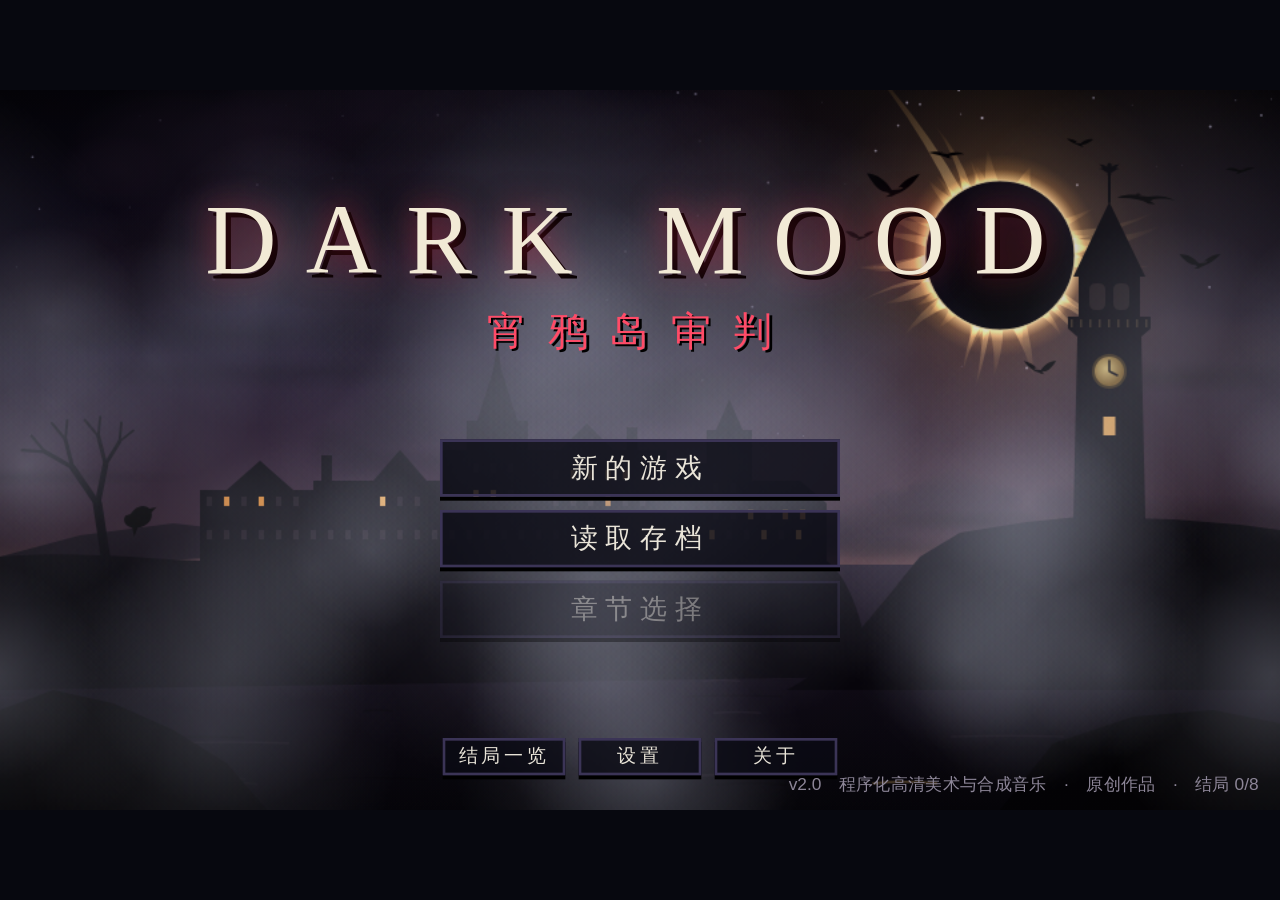
<file: index.html>
<!doctype html>
<html lang="zh-CN">
<head>
<meta charset="utf-8">
<meta name="viewport" content="width=device-width, initial-scale=1, maximum-scale=1, user-scalable=no, viewport-fit=cover">
<meta name="theme-color" content="#07080f">
<meta name="apple-mobile-web-app-capable" content="yes">
<meta name="mobile-web-app-capable" content="yes">
<meta name="apple-mobile-web-app-status-bar-style" content="black">
<title>DARK MOOD：宵鸦岛审判</title>
<link rel="stylesheet" href="css/style.css">
</head>
<body>
<div id="stage">
  <canvas id="screen" width="1920" height="1080"></canvas>
  <div id="ui"></div>
</div>
<noscript><p style="color:#ccc;padding:2em">本游戏需要启用 JavaScript。</p></noscript>

<!-- 本作数据 -->
<script src="js/data/game.js"></script>
<script src="js/data/characters.js"></script>
<script src="js/data/locations.js"></script>
<script src="js/data/endings.js"></script>
<!-- 美术清单（高清 / 经典像素按设置按需加载） -->
<script src="js/hd/manifest.js"></script>
<!-- 引擎 -->
<script src="js/engine/parser.js"></script>
<script src="js/engine/state.js"></script>
<script src="js/engine/core.js"></script>
<script src="js/engine/storage.js"></script>
<script src="js/engine/audio.js"></script>
<script src="js/engine/render.js"></script>
<script src="js/engine/ui.js"></script>
<script src="js/engine/interp.js"></script>
<script src="js/engine/explore.js"></script>
<script src="js/engine/games.js"></script>
<script src="js/engine/menus.js"></script>
<!-- 自由时间事件（章节剧本按需加载） -->
<script src="js/data/freetime.js"></script>
<script src="js/main.js"></script>
</body>
</html>
</file>
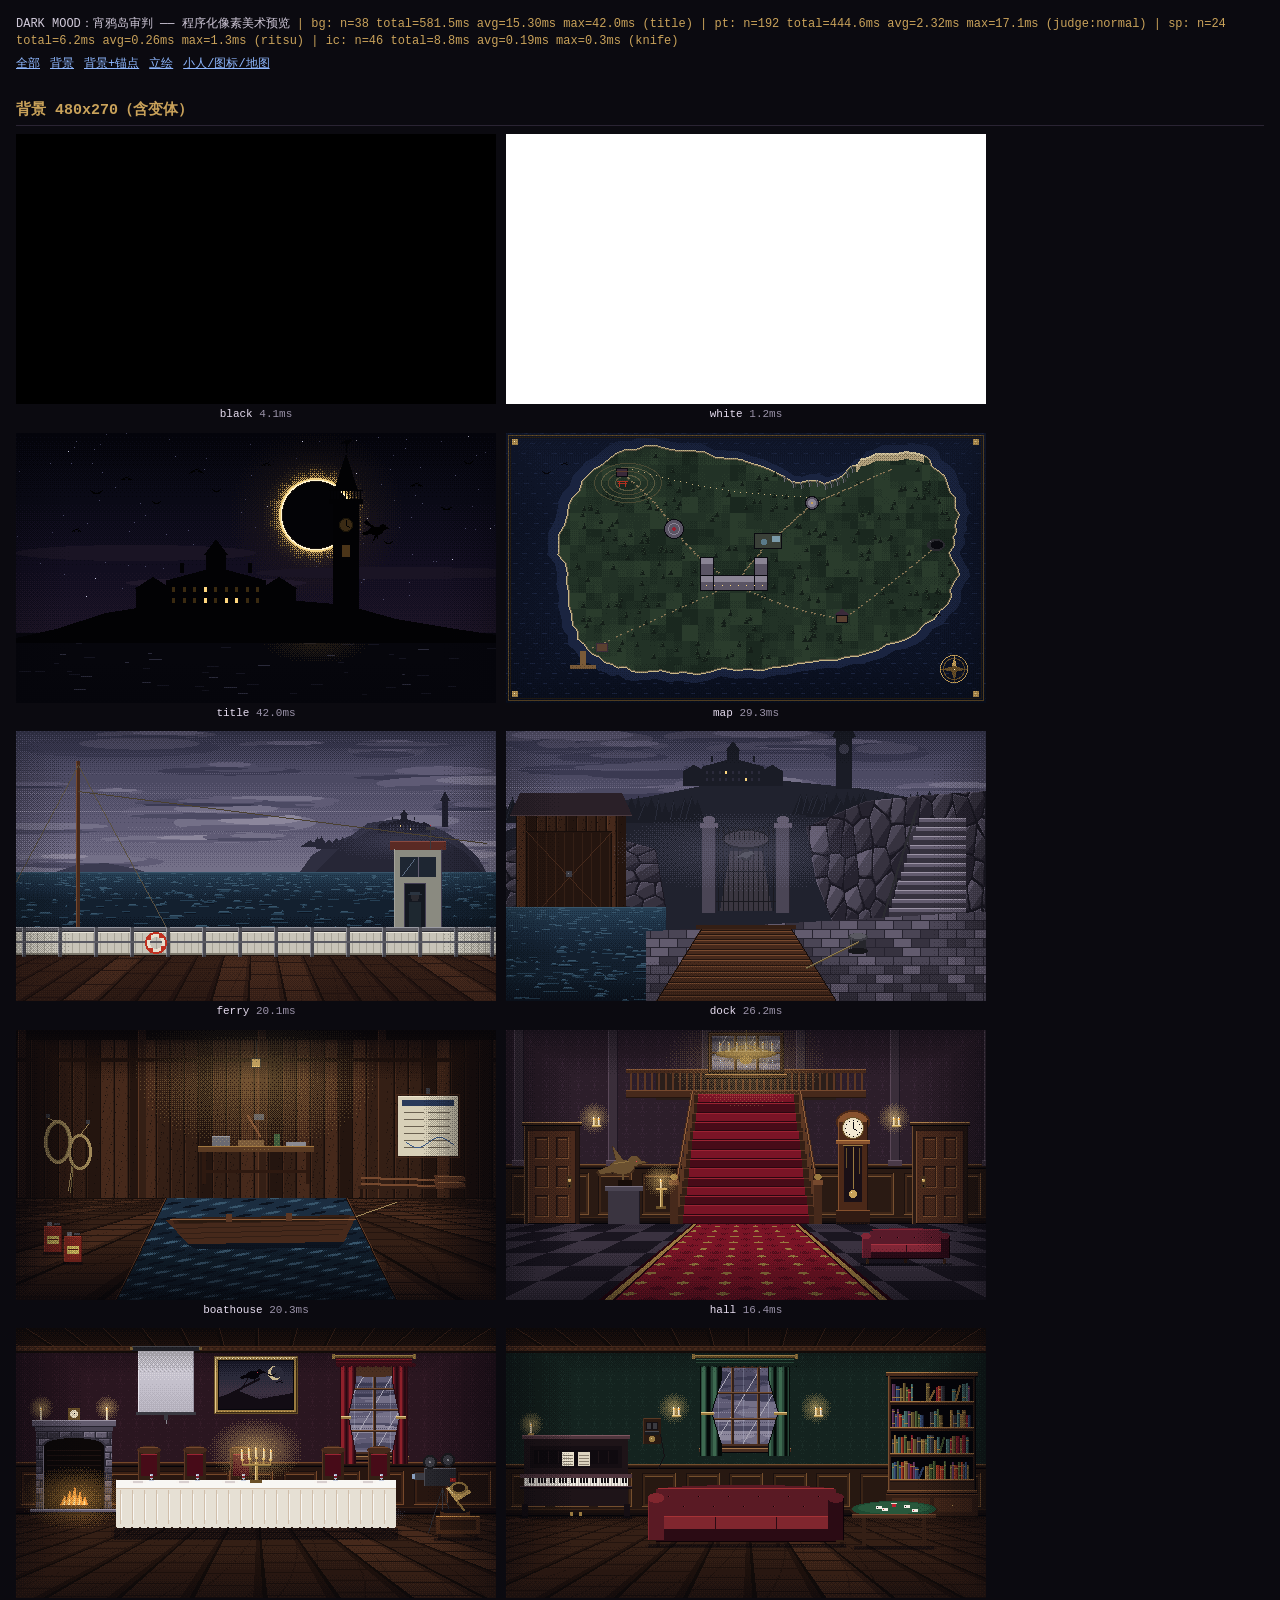
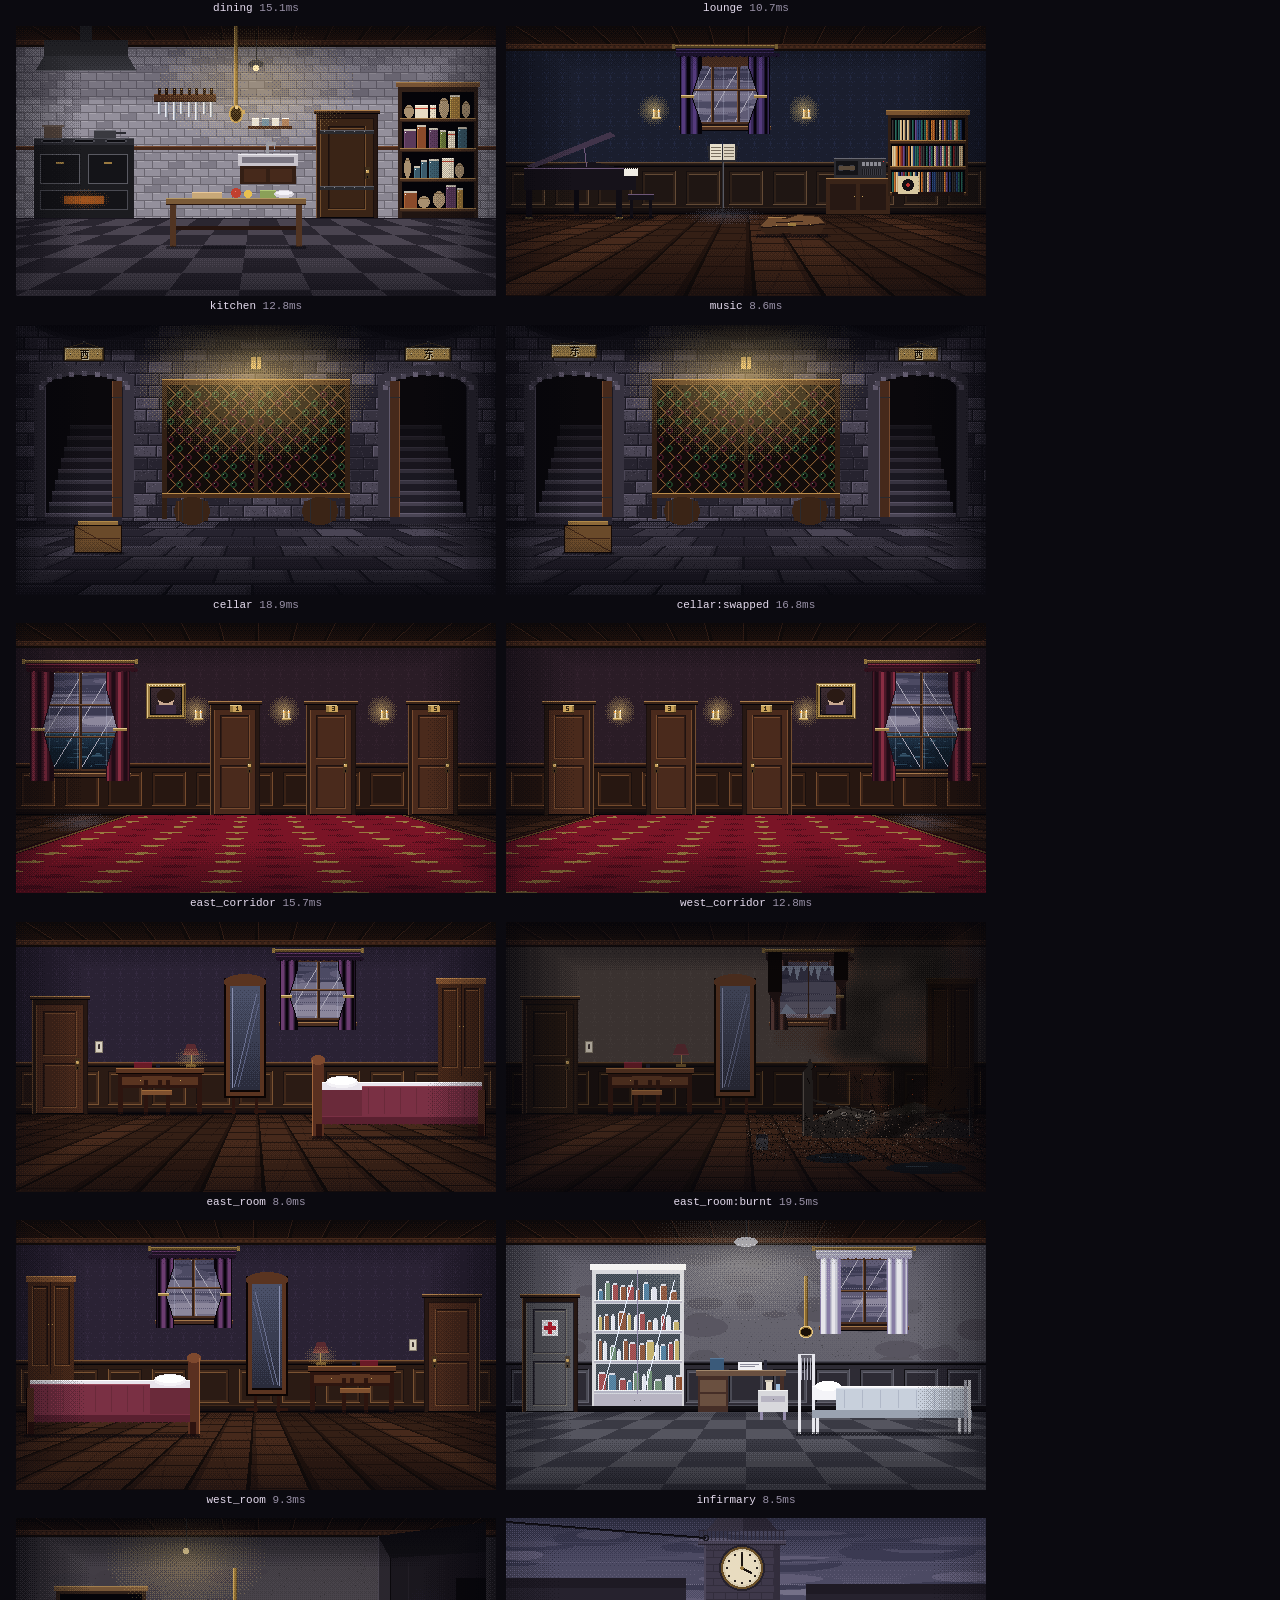
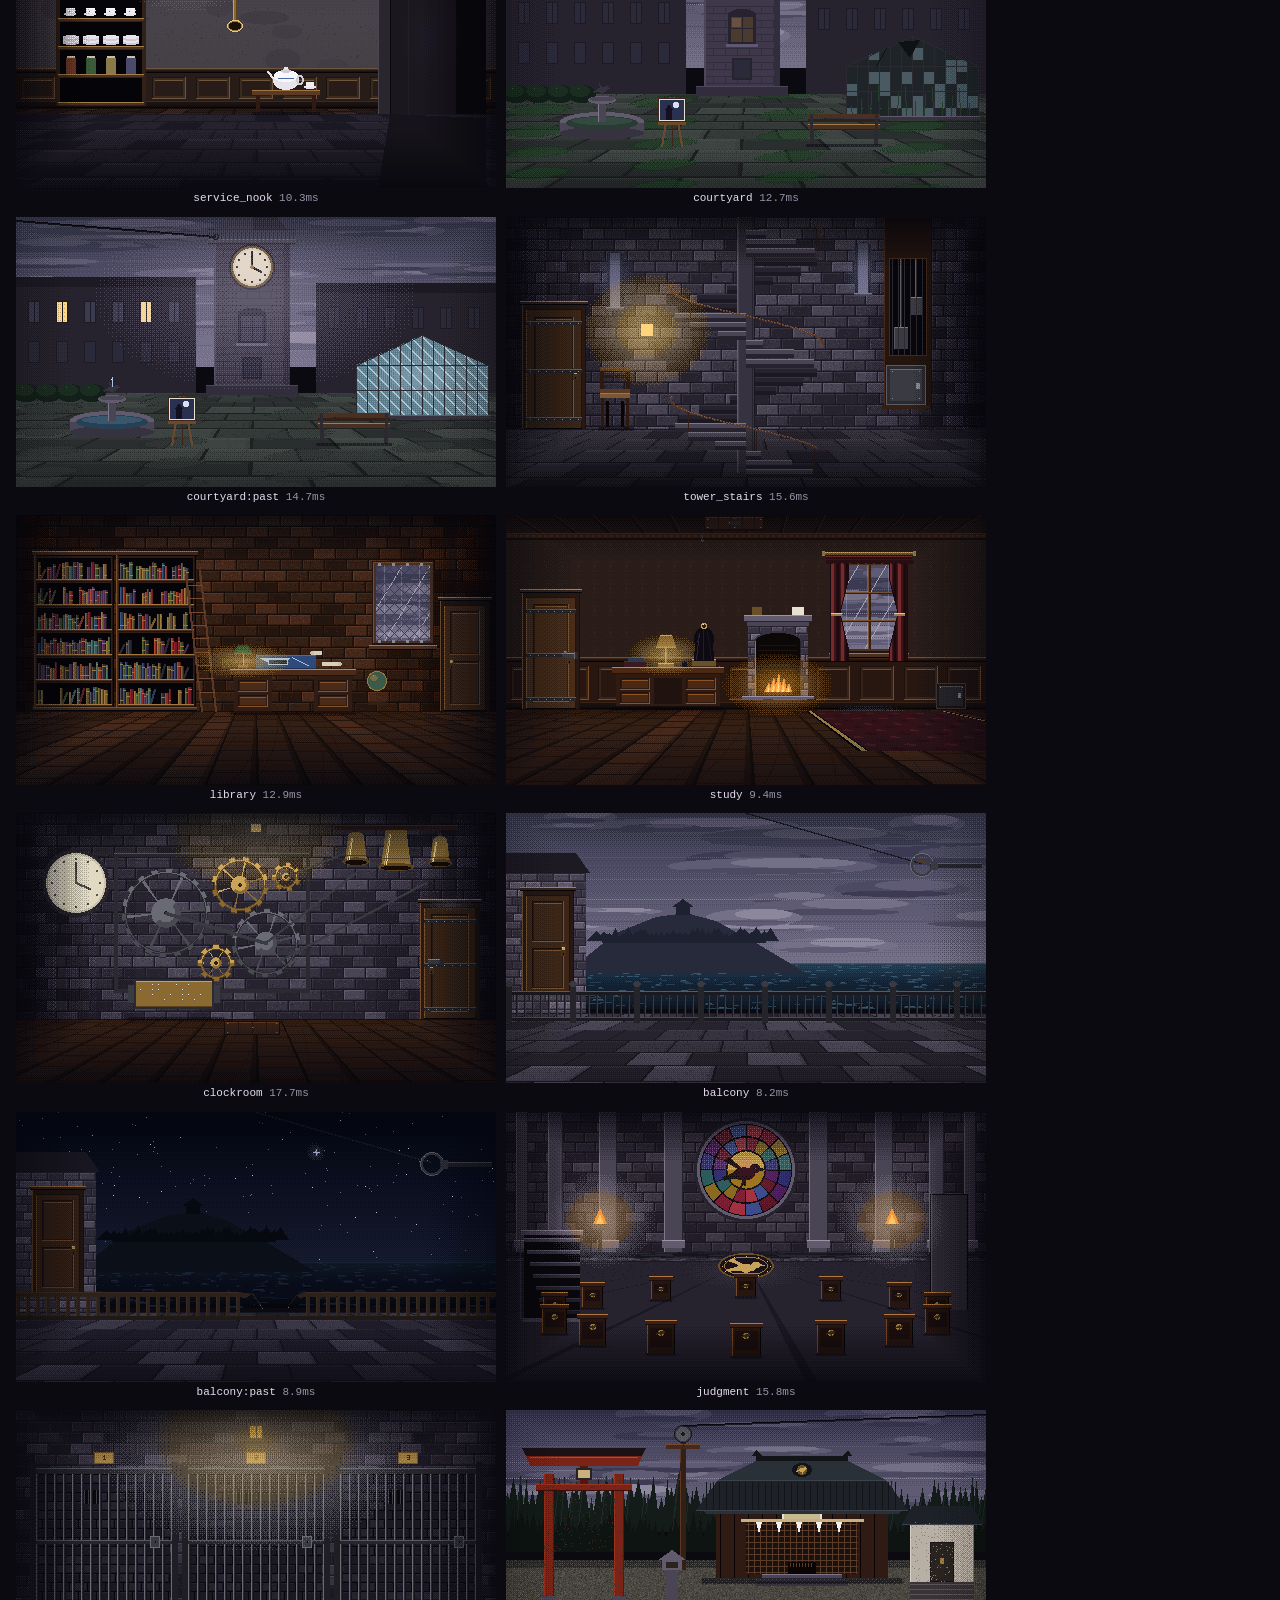
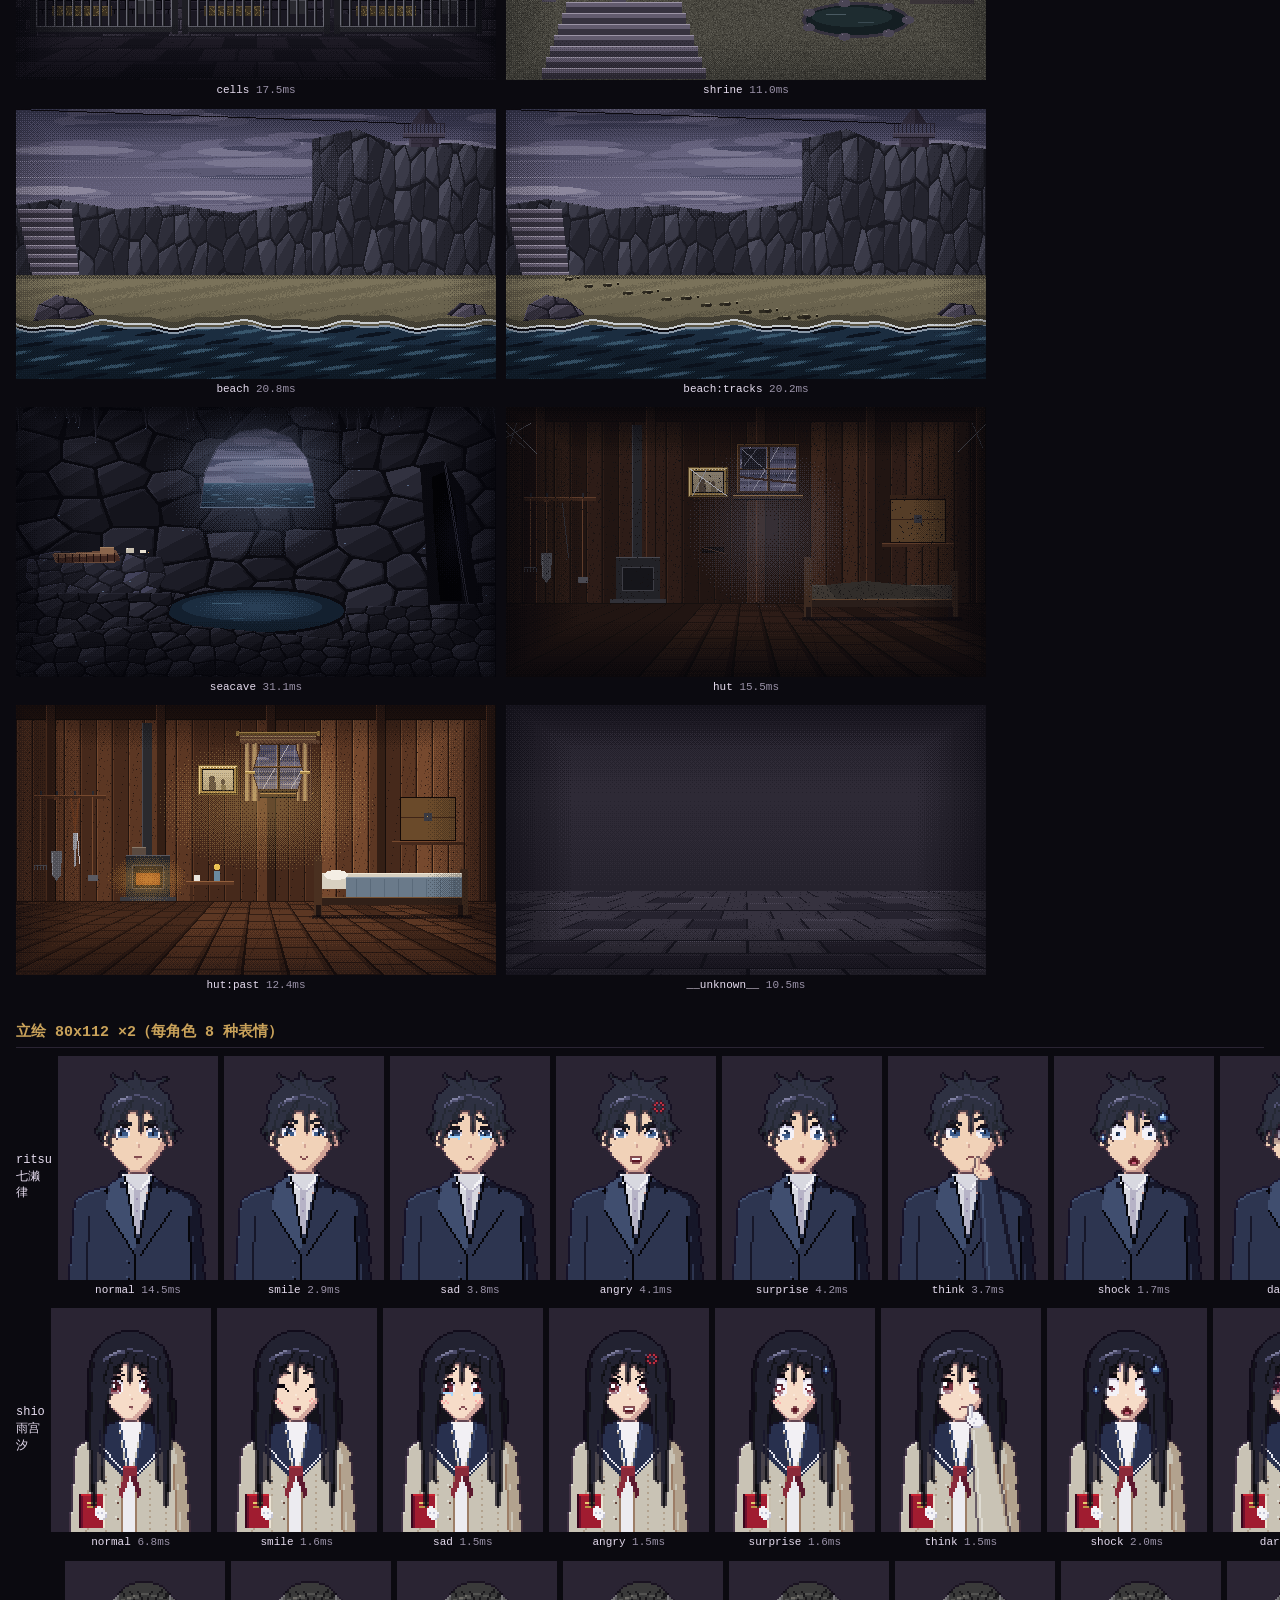
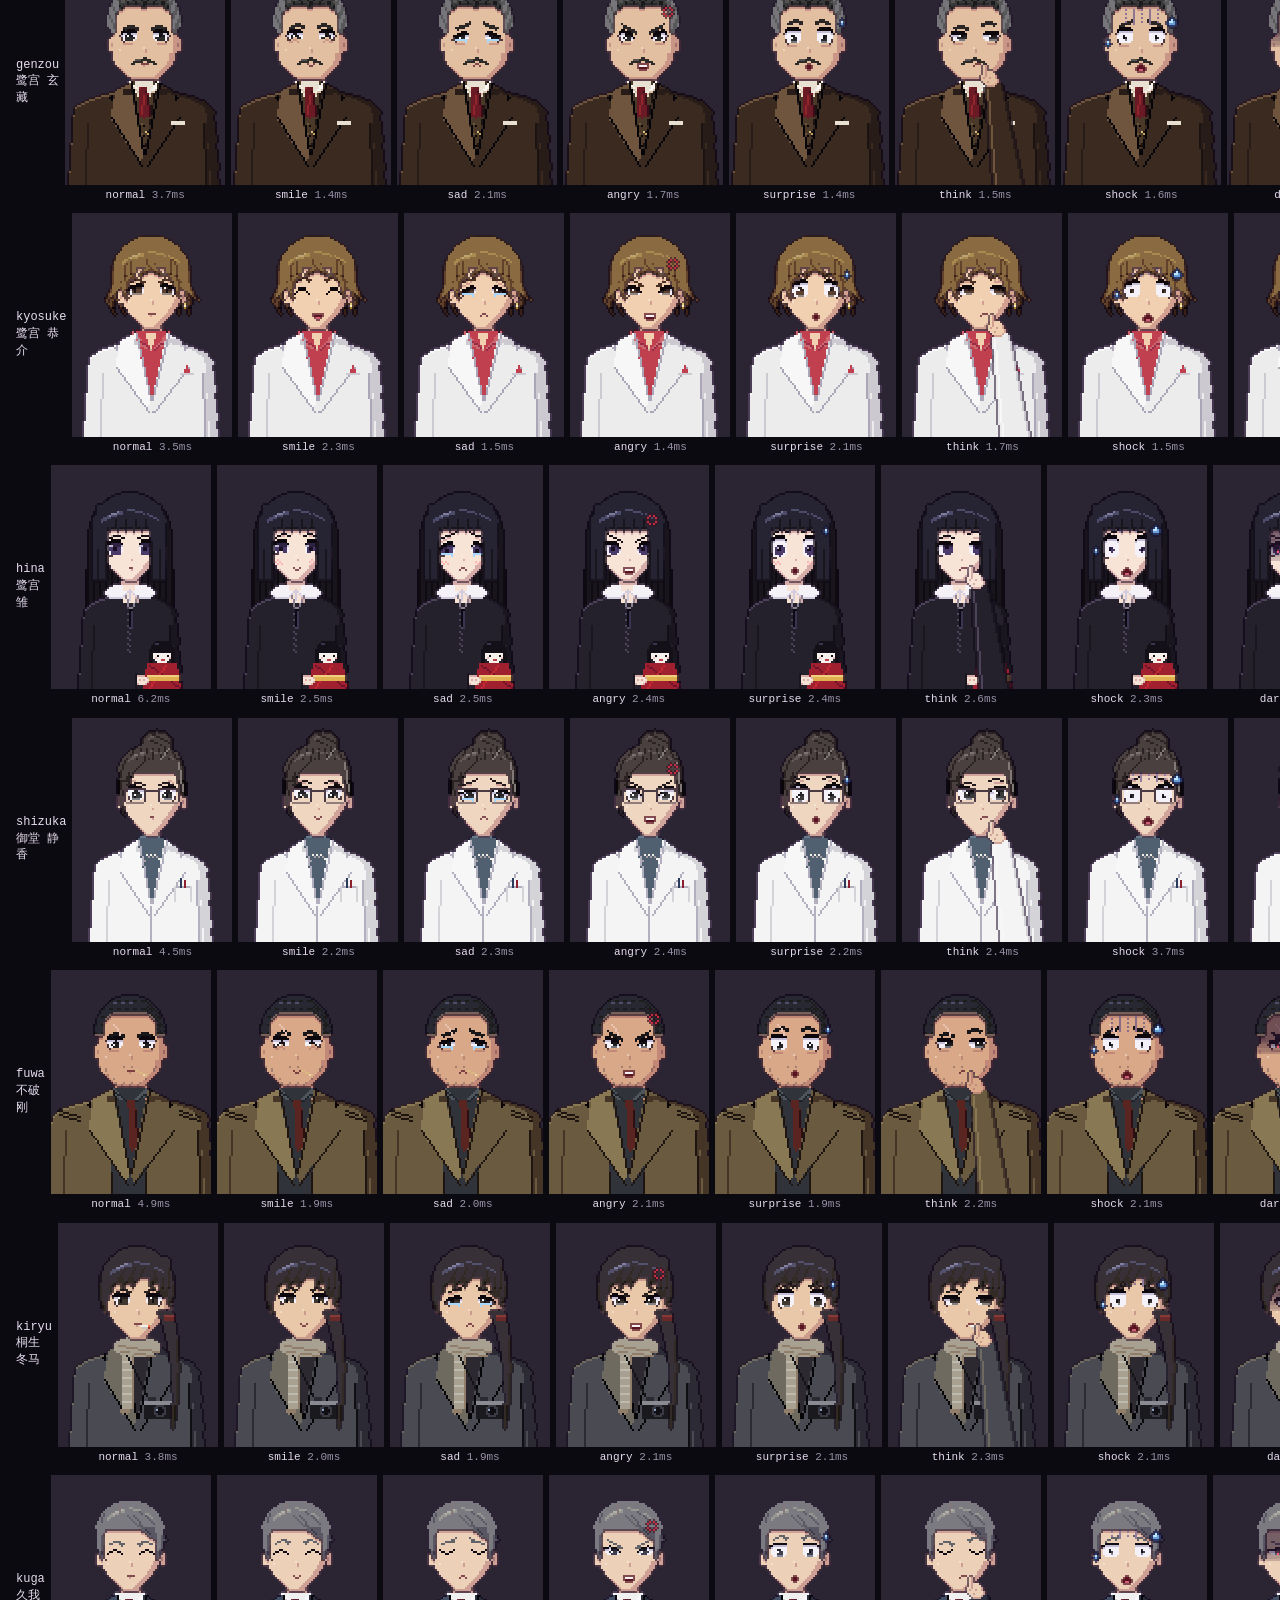
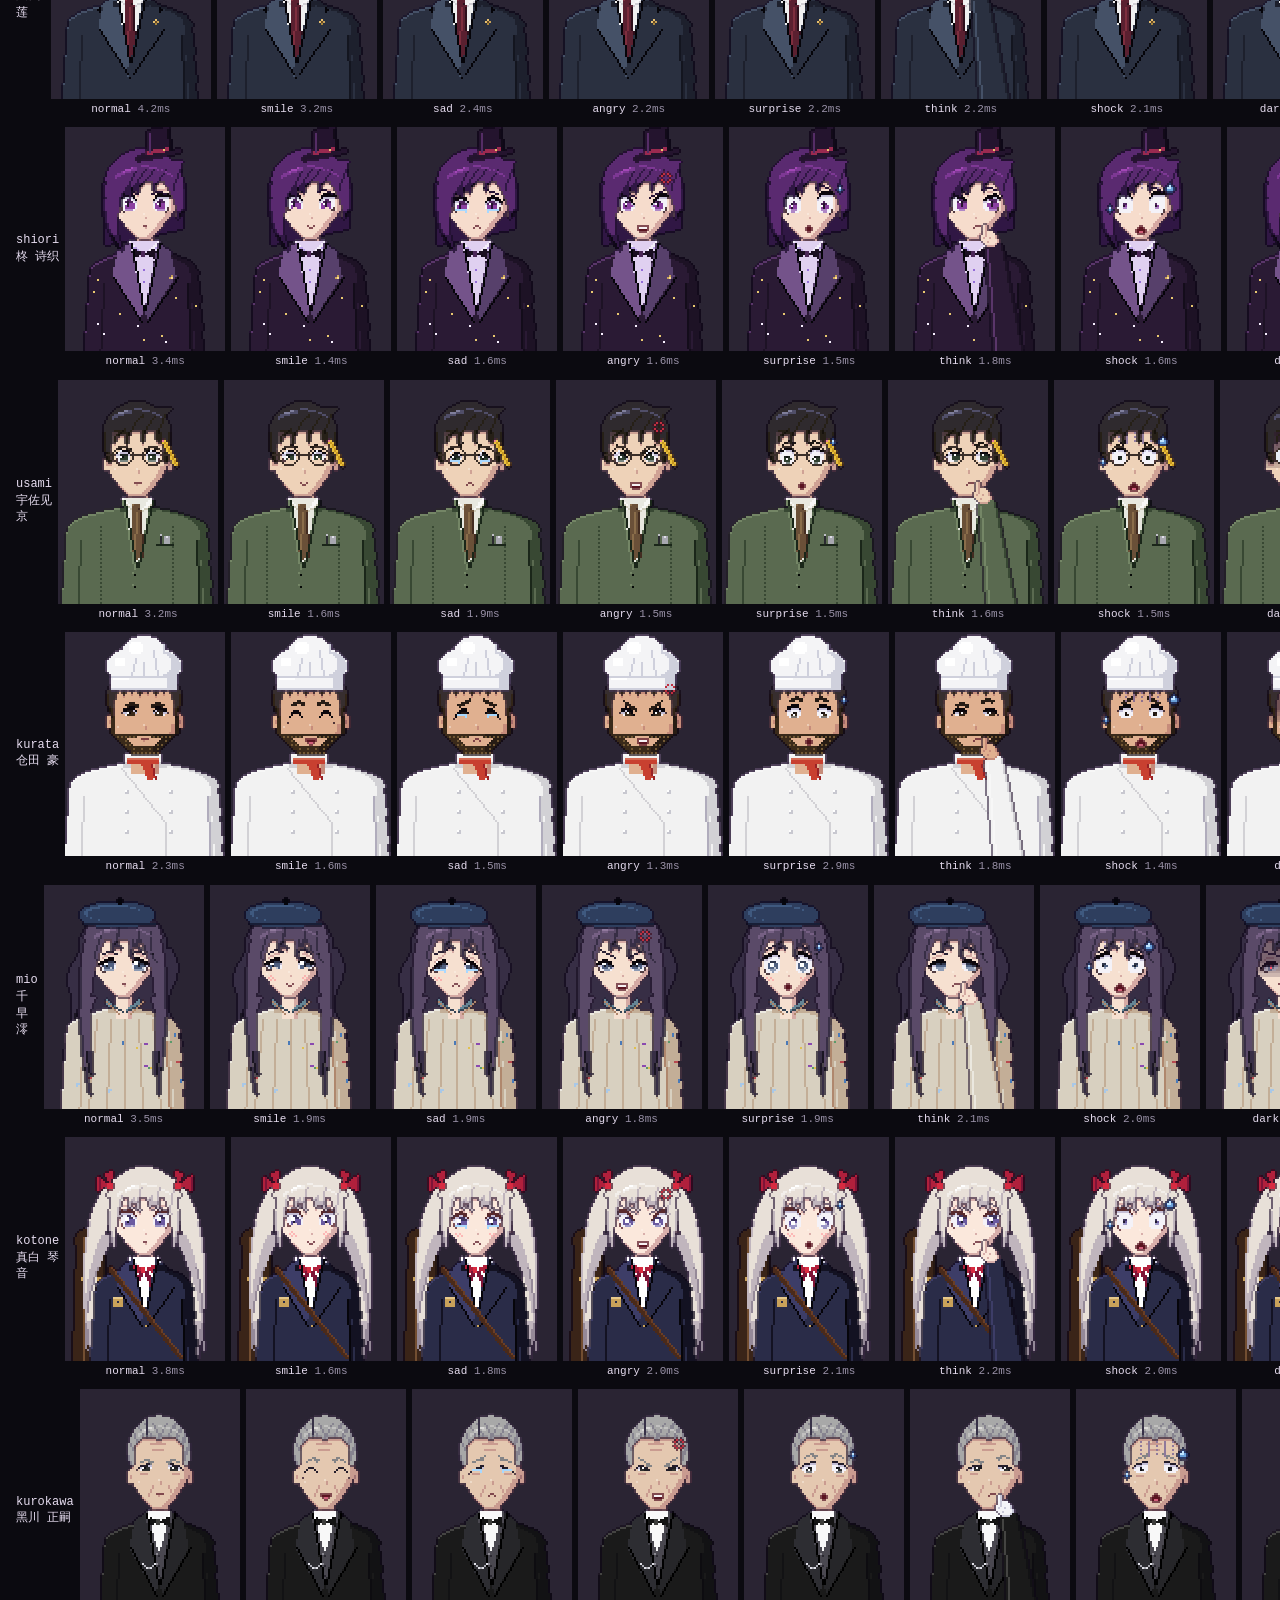
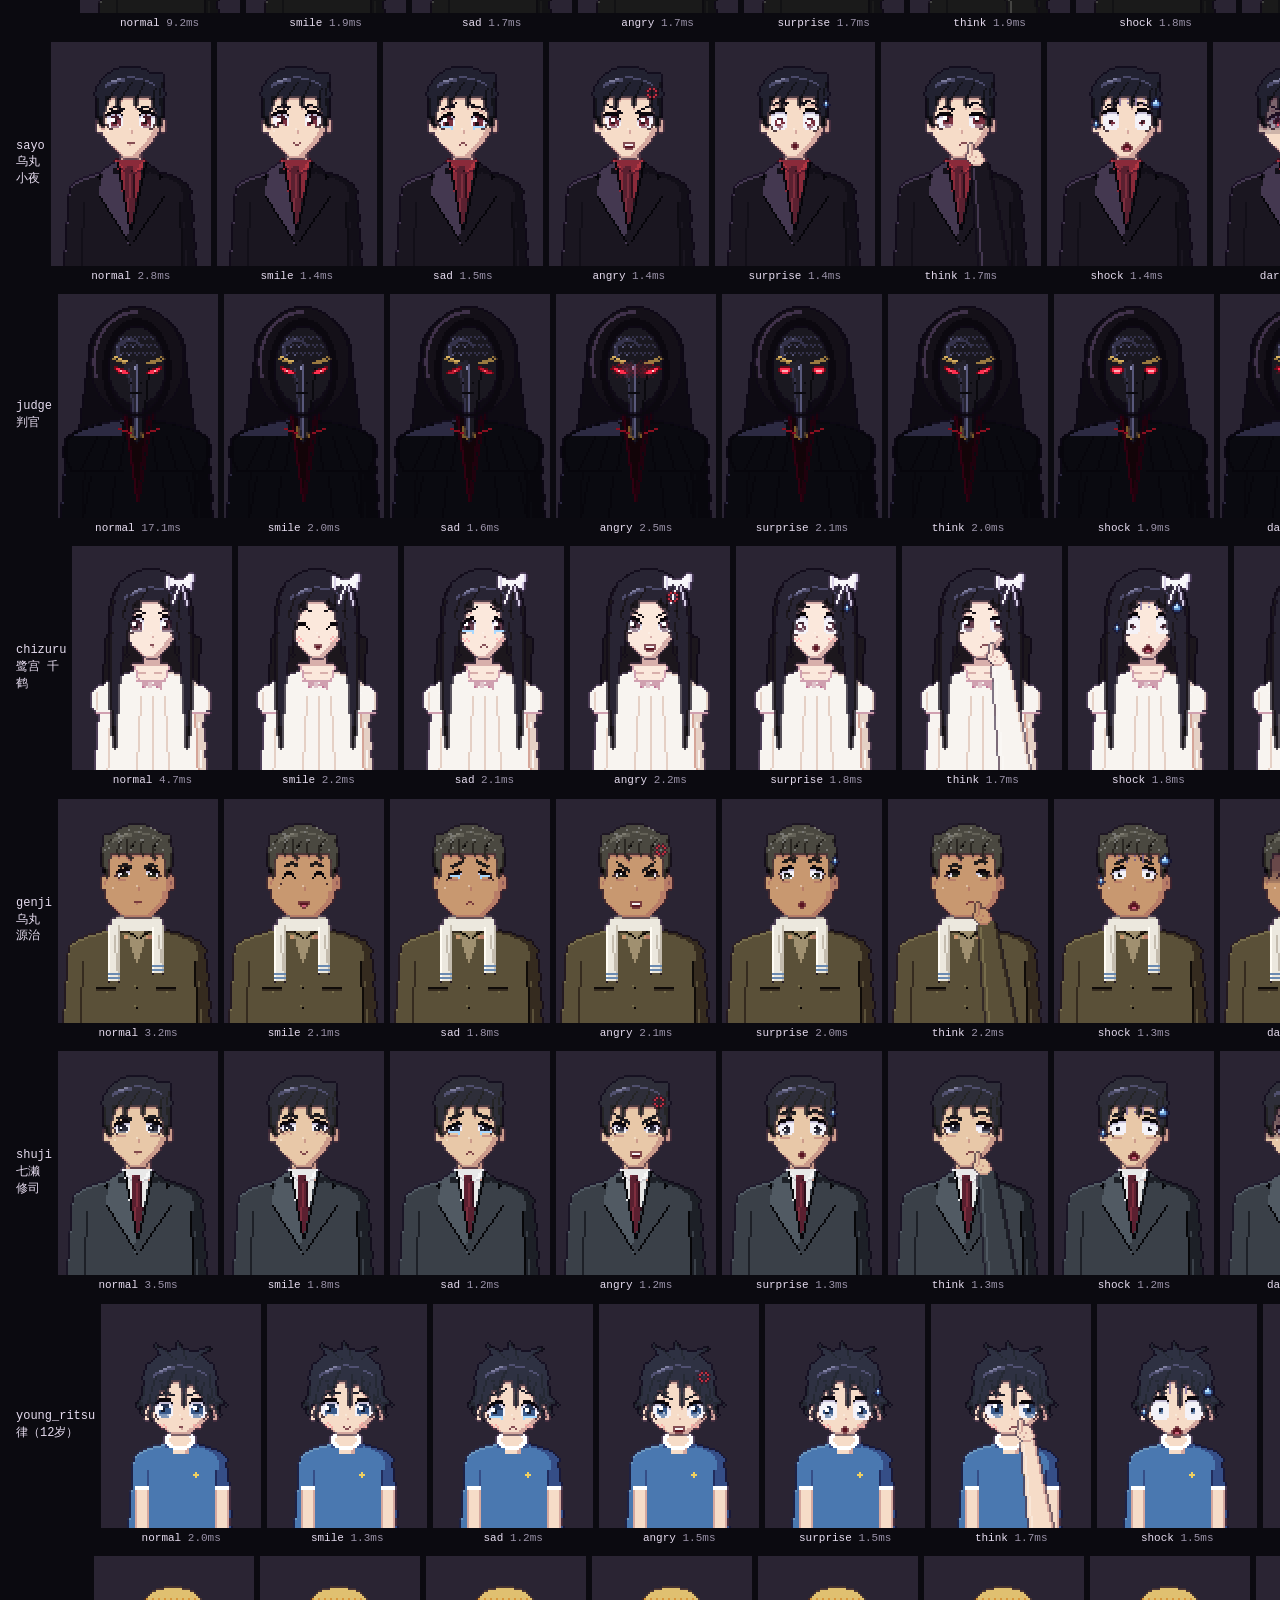
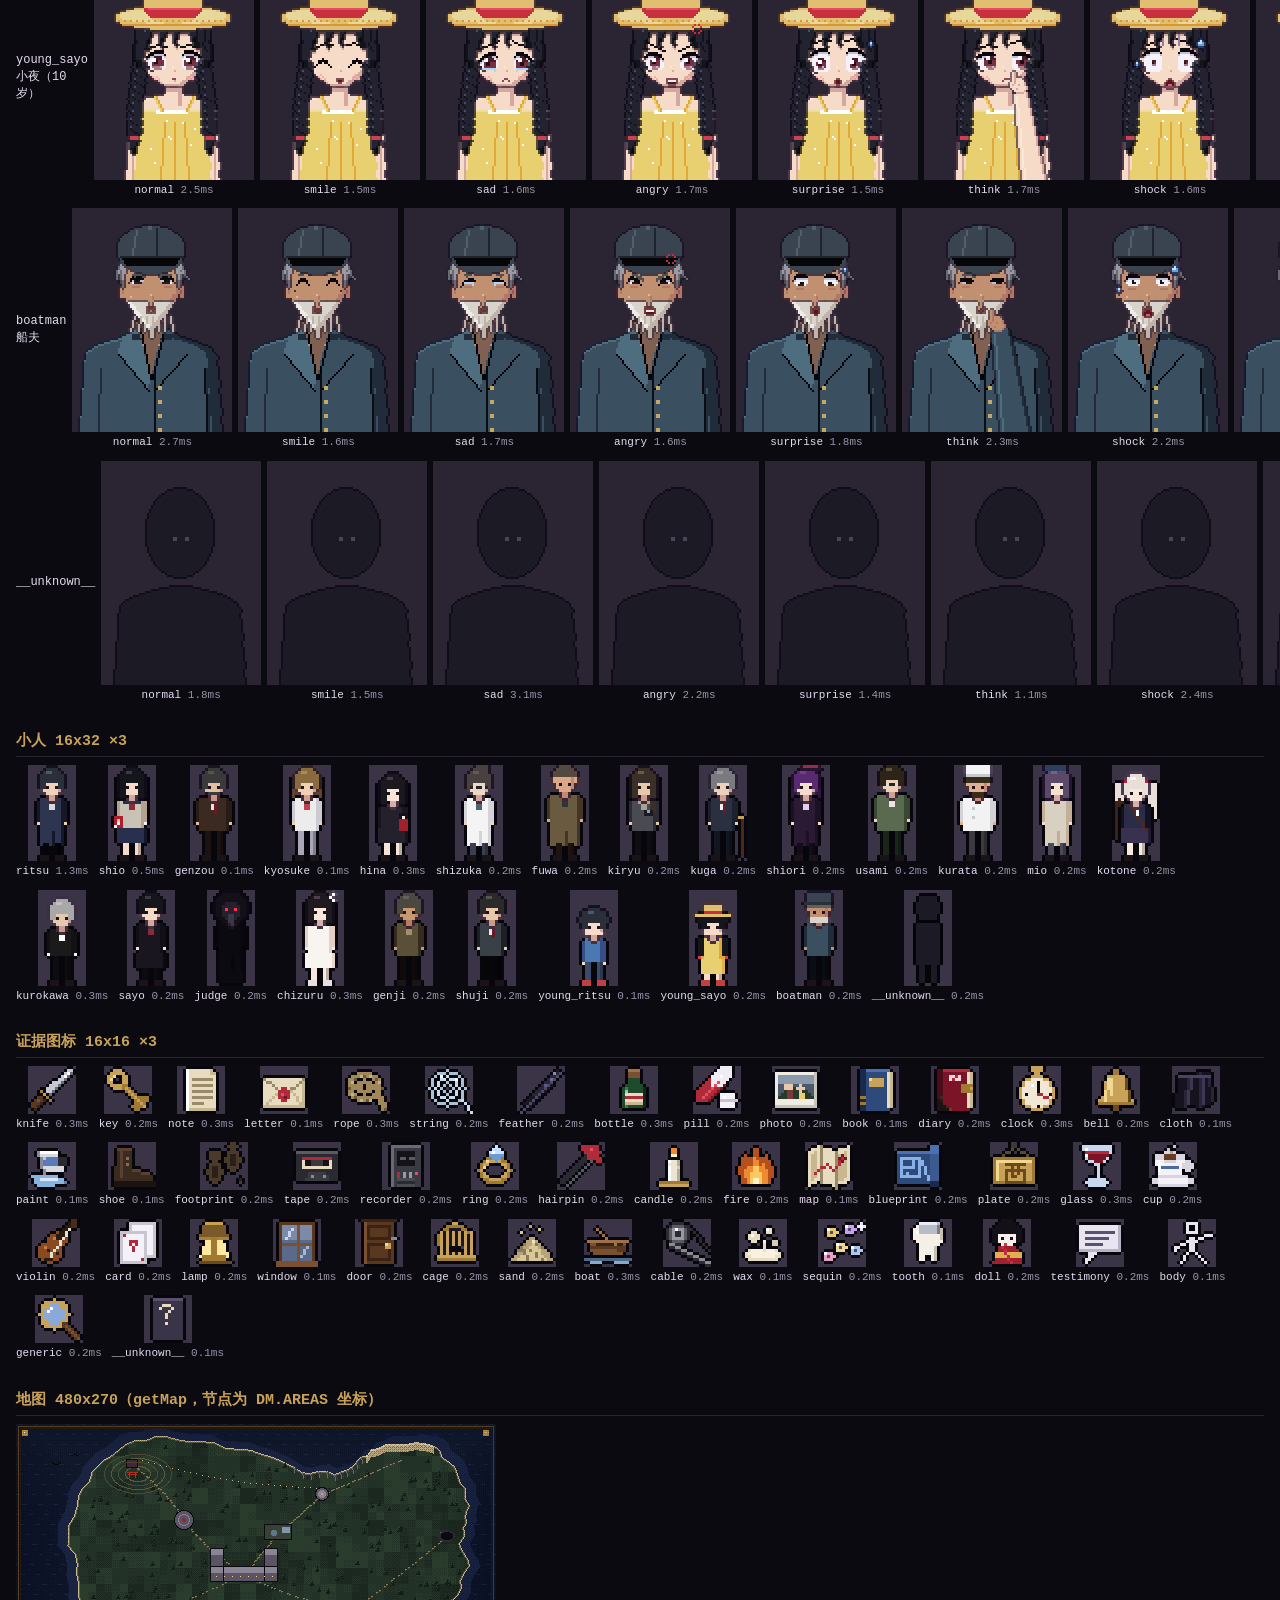
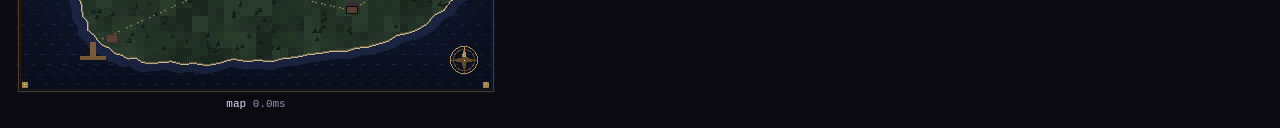
<file: tools/art_preview.html>
<!doctype html>
<html lang="zh-CN">
<head>
<meta charset="utf-8">
<title>DARK MOOD — 美术预览</title>
<style>
  body { background: #0b0a10; color: #cfc8d8; font: 12px/1.4 "Menlo", "Consolas", monospace; margin: 16px; }
  h2 { color: #c9a25a; font-size: 15px; margin: 28px 0 8px; border-bottom: 1px solid #2a2433; padding-bottom: 4px; }
  .grid { display: flex; flex-wrap: wrap; gap: 10px; align-items: flex-start; }
  .cell { display: inline-flex; flex-direction: column; align-items: center; gap: 3px; }
  .cell canvas { image-rendering: pixelated; image-rendering: crisp-edges; display: block; }
  .lbl { color: #9a92a8; font-size: 11px; white-space: nowrap; }
  .lbl b { color: #e6dcef; font-weight: normal; }
  .row { display: flex; gap: 6px; align-items: flex-end; margin-bottom: 10px; }
  .rowname { width: 92px; color: #e6dcef; font-size: 12px; align-self: center; }
  .bgwrap { position: relative; }
  .portrait canvas { background: #2a2433; }
  .sprite canvas, .icon canvas { background: #3a3446; }
  #stats { color: #c9a25a; }
  .controls { margin: 6px 0 12px; color: #9a92a8; }
  .controls a { color: #8fb8ff; margin-right: 10px; }
</style>
</head>
<body>
<div>DARK MOOD：宵鸦岛审判 —— 程序化像素美术预览 <span id="stats"></span></div>
<div class="controls">
  <a href="?">全部</a><a href="?s=bg">背景</a><a href="?s=bg&anchors=1">背景+锚点</a><a href="?s=pt">立绘</a><a href="?s=sp">小人/图标/地图</a>
</div>
<div id="out"></div>

<script src="../js/data/characters.js"></script>
<script src="../js/data/locations.js"></script>
<script src="../js/art/palette.js"></script>
<script src="../js/art/pixel.js"></script>
<script src="../js/art/portraits.js"></script>
<script src="../js/art/backgrounds.js"></script>
<script src="../js/art/icons.js"></script>
<script src="../js/art/index.js"></script>
<script>
(function () {
  var q = {};
  location.search.replace(/^\?/, '').split('&').forEach(function (kv) { if (!kv) return; var p = kv.split('='); q[p[0]] = decodeURIComponent(p[1] || '1'); });
  var only = q.s ? q.s.split(',') : null;
  var showAnchors = !!q.anchors;
  var only_ids = q.ids ? q.ids.split(',') : null;
  function want(s) { return !only || only.indexOf(s) >= 0; }
  var out = document.getElementById('out');
  var stats = { bg: [], pt: [], sp: [], ic: [] };

  function timed(fn) { var t0 = performance.now(); var r = fn(); return { c: r, ms: performance.now() - t0 }; }
  function scaled(src, s) {
    var cv = document.createElement('canvas');
    cv.width = src.width * s; cv.height = src.height * s;
    var ctx = cv.getContext('2d');
    ctx.imageSmoothingEnabled = false;
    ctx.drawImage(src, 0, 0, cv.width, cv.height);
    return cv;
  }
  function cell(parent, canvas, label, cls) {
    var d = document.createElement('div');
    d.className = 'cell ' + (cls || '');
    d.appendChild(canvas);
    var l = document.createElement('div');
    l.className = 'lbl';
    l.innerHTML = label;
    d.appendChild(l);
    parent.appendChild(d);
    return d;
  }
  function section(title) {
    var h = document.createElement('h2'); h.textContent = title; out.appendChild(h);
    var g = document.createElement('div'); g.className = 'grid'; out.appendChild(g);
    return g;
  }
  function withAnchors(src, loc) {
    var cv = scaled(src, 1);
    var ctx = cv.getContext('2d');
    var an = (loc && loc.anchors) || {};
    ctx.font = '10px monospace';
    Object.keys(an).forEach(function (k, i) {
      var r = an[k];
      ctx.strokeStyle = 'hsl(' + (i * 67 % 360) + ',90%,65%)';
      ctx.setLineDash([3, 2]);
      ctx.strokeRect(r[0] + 0.5, r[1] + 0.5, r[2] - 1, r[3] - 1);
      ctx.fillStyle = ctx.strokeStyle;
      ctx.fillRect(r[0] + r[2] / 2 - 2, r[1] + r[3] / 2 - 2, 4, 4);
      ctx.fillText(k, r[0] + 2, r[1] + 10);
    });
    return cv;
  }

  // ---------- 背景 ----------
  if (want('bg')) {
    var g = section('背景 480x270（含变体）');
    var ids = Object.keys(DM.LOCS || {});
    ids.push('__unknown__');
    ids.forEach(function (id) {
      if (only_ids && only_ids.indexOf(id) < 0) return;
      var vars = [undefined].concat((DM.BG_VARIANTS && DM.BG_VARIANTS[id]) || []);
      vars.forEach(function (v) {
        var r = timed(function () { return DM.Art.getBackground(id, v); });
        stats.bg.push([id + (v ? ':' + v : ''), r.ms]);
        var c = showAnchors ? withAnchors(r.c, DM.LOCS[id]) : scaled(r.c, 1);
        cell(g, c, '<b>' + id + (v ? ':' + v : '') + '</b> ' + r.ms.toFixed(1) + 'ms', 'bg');
      });
    });
  }

  // ---------- 立绘 ----------
  if (want('pt')) {
    var gp = section('立绘 80x112 ×2（每角色 8 种表情）');
    gp.style.display = 'block';
    var chars = Object.keys(DM.CHARS || {});
    chars.push('__unknown__');
    chars.forEach(function (id) {
      if (only_ids && only_ids.indexOf(id) < 0) return;
      var row = document.createElement('div'); row.className = 'row';
      var nm = document.createElement('div'); nm.className = 'rowname';
      nm.textContent = id + (DM.CHARS[id] ? ' ' + DM.CHARS[id].name : '');
      row.appendChild(nm);
      DM.EXPRS.forEach(function (e) {
        var r = timed(function () { return DM.Art.getPortrait(id, e); });
        stats.pt.push([id + ':' + e, r.ms]);
        cell(row, scaled(r.c, +(q.ps || 2)), '<b>' + e + '</b> ' + r.ms.toFixed(1) + 'ms', 'portrait');
      });
      gp.appendChild(row);
    });
  }

  // ---------- 小人 / 图标 / 地图 ----------
  if (want('sp')) {
    var gs = section('小人 16x32 ×3');
    Object.keys(DM.CHARS || {}).concat(['__unknown__']).forEach(function (id) {
      var r = timed(function () { return DM.Art.getSprite(id); });
      stats.sp.push([id, r.ms]);
      cell(gs, scaled(r.c, 3), '<b>' + id + '</b> ' + r.ms.toFixed(1) + 'ms', 'sprite');
    });
    var gi = section('证据图标 16x16 ×3');
    var icons = 'knife key note letter rope string feather bottle pill photo book diary clock bell cloth paint shoe footprint tape recorder ring hairpin candle fire map blueprint plate glass cup violin card lamp window door cage sand boat cable wax sequin tooth doll testimony body generic __unknown__'.split(' ');
    icons.forEach(function (id) {
      var r = timed(function () { return DM.Art.getIcon(id); });
      stats.ic.push([id, r.ms]);
      cell(gi, scaled(r.c, 3), '<b>' + id + '</b> ' + r.ms.toFixed(1) + 'ms', 'icon');
    });
    var gm = section('地图 480x270（getMap，节点为 DM.AREAS 坐标）');
    var rm = timed(function () { return DM.Art.getMap(); });
    var mc = scaled(rm.c, 1);
    if (showAnchors || q.nodes) {
      var ctx = mc.getContext('2d');
      Object.keys(DM.AREAS).forEach(function (k) {
        var p = DM.AREAS[k].map;
        ctx.strokeStyle = '#ff0'; ctx.strokeRect(p[0] - 3, p[1] - 3, 6, 6);
        ctx.fillStyle = '#ff0'; ctx.font = '10px monospace'; ctx.fillText(k, p[0] + 5, p[1] - 4);
      });
    }
    cell(gm, mc, '<b>map</b> ' + rm.ms.toFixed(1) + 'ms');
  }

  // ---------- 统计 ----------
  function sum(a) { var s = 0, m = 0, mk = ''; a.forEach(function (x) { s += x[1]; if (x[1] > m) { m = x[1]; mk = x[0]; } }); return { n: a.length, total: s, max: m, maxKey: mk, avg: a.length ? s / a.length : 0 }; }
  var lines = [];
  Object.keys(stats).forEach(function (k) {
    var s = sum(stats[k]);
    if (!s.n) return;
    lines.push(k + ': n=' + s.n + ' total=' + s.total.toFixed(1) + 'ms avg=' + s.avg.toFixed(2) + 'ms max=' + s.max.toFixed(1) + 'ms (' + s.maxKey + ')');
  });
  document.getElementById('stats').textContent = ' | ' + lines.join(' | ');
  console.log('ART_STATS ' + JSON.stringify(stats));
  console.log('ART_SUMMARY ' + lines.join(' ; '));
  // 缓存检查
  if (want('bg') && DM.Art.getBackground('hall') !== DM.Art.getBackground('hall')) console.error('cache miss: background');
  if (want('pt') && DM.Art.getPortrait('ritsu', 'smile') !== DM.Art.getPortrait('ritsu', 'smile')) console.error('cache miss: portrait');
  window.__ART_DONE = true;
})();
</script>
</body>
</html>
</file>
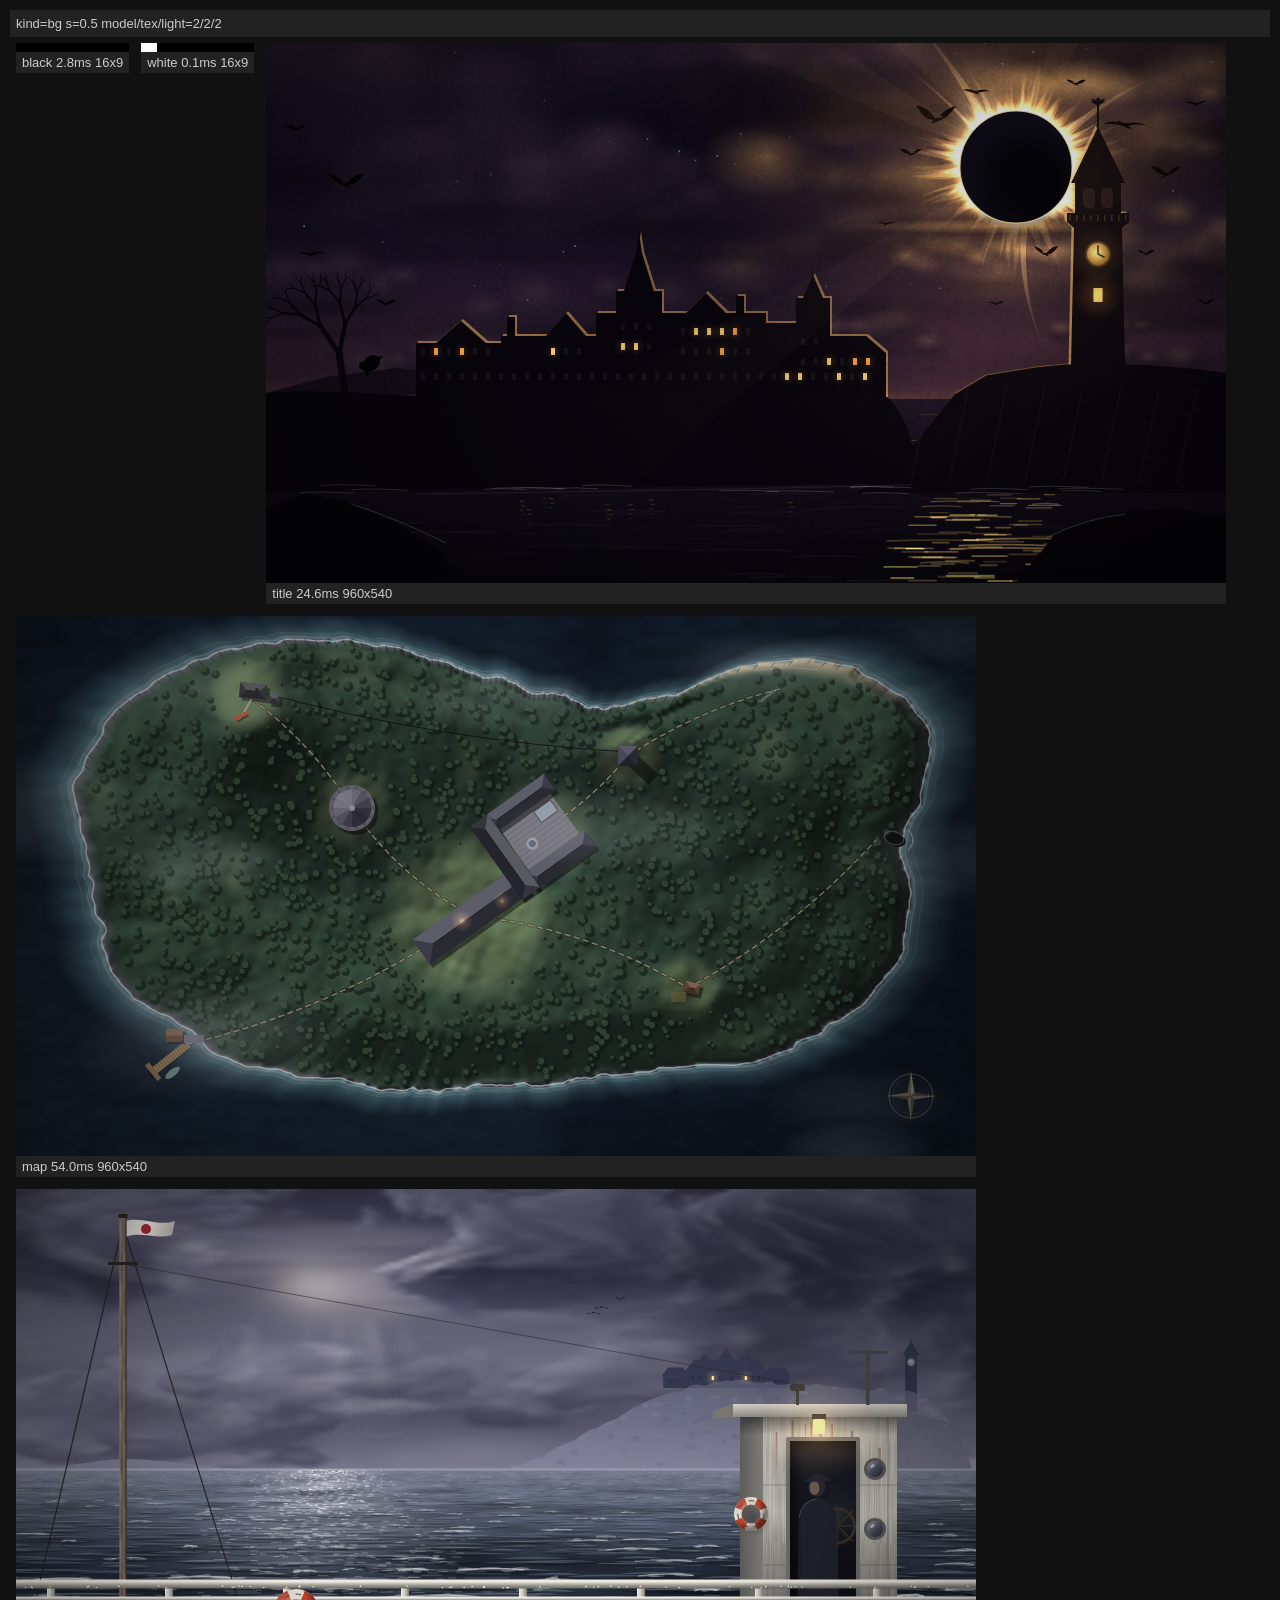
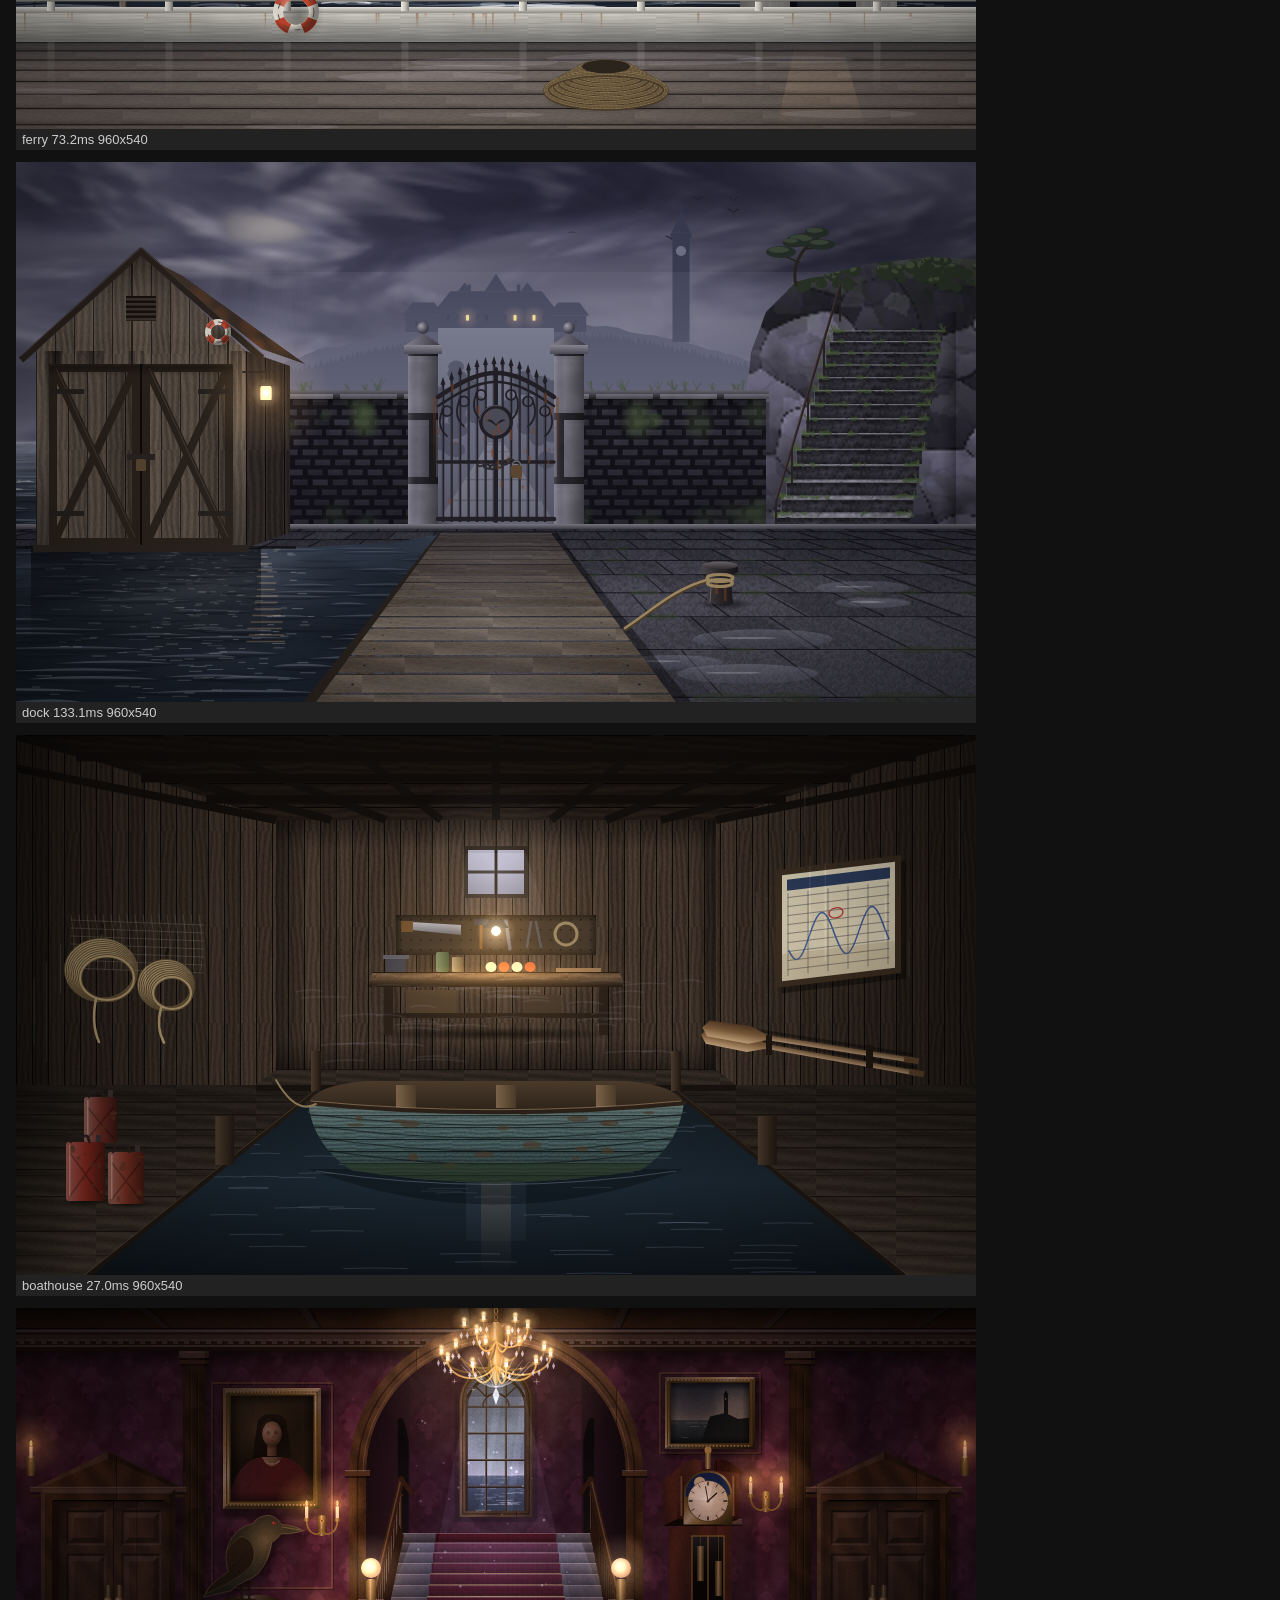
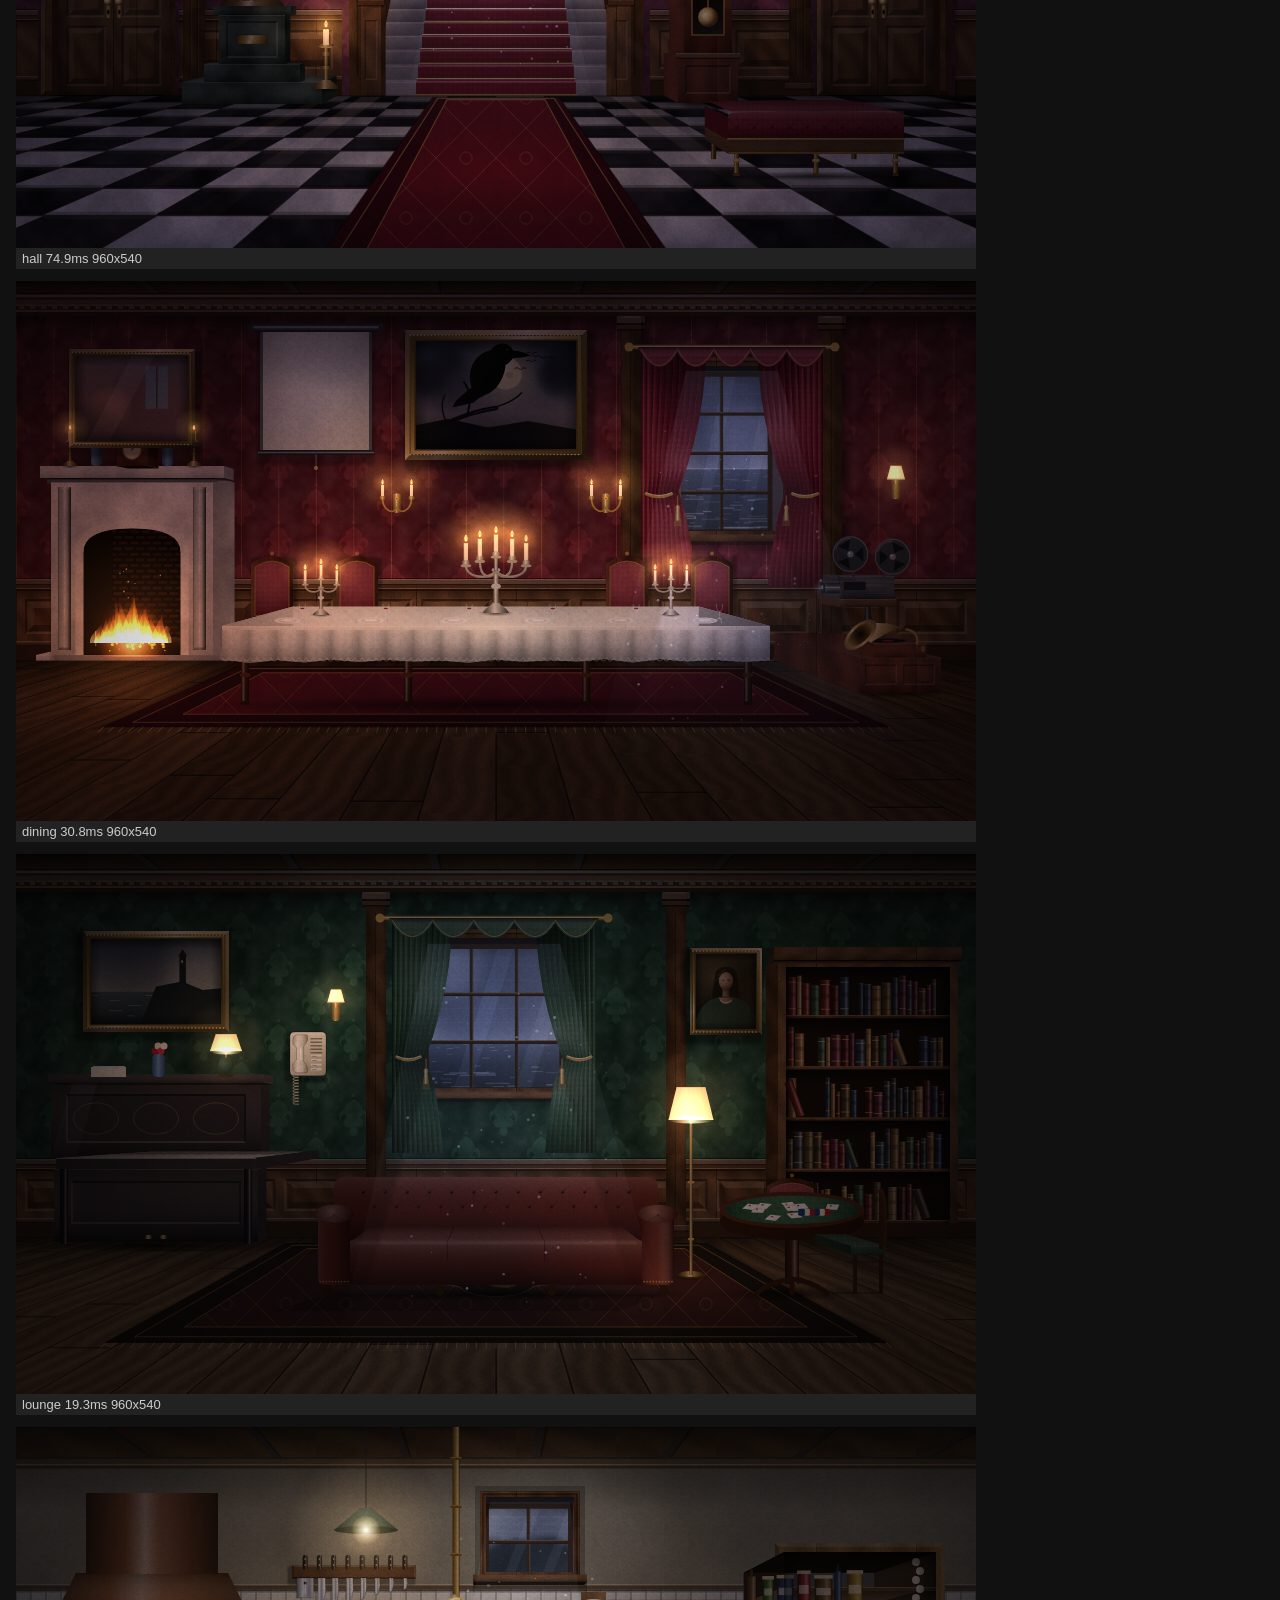
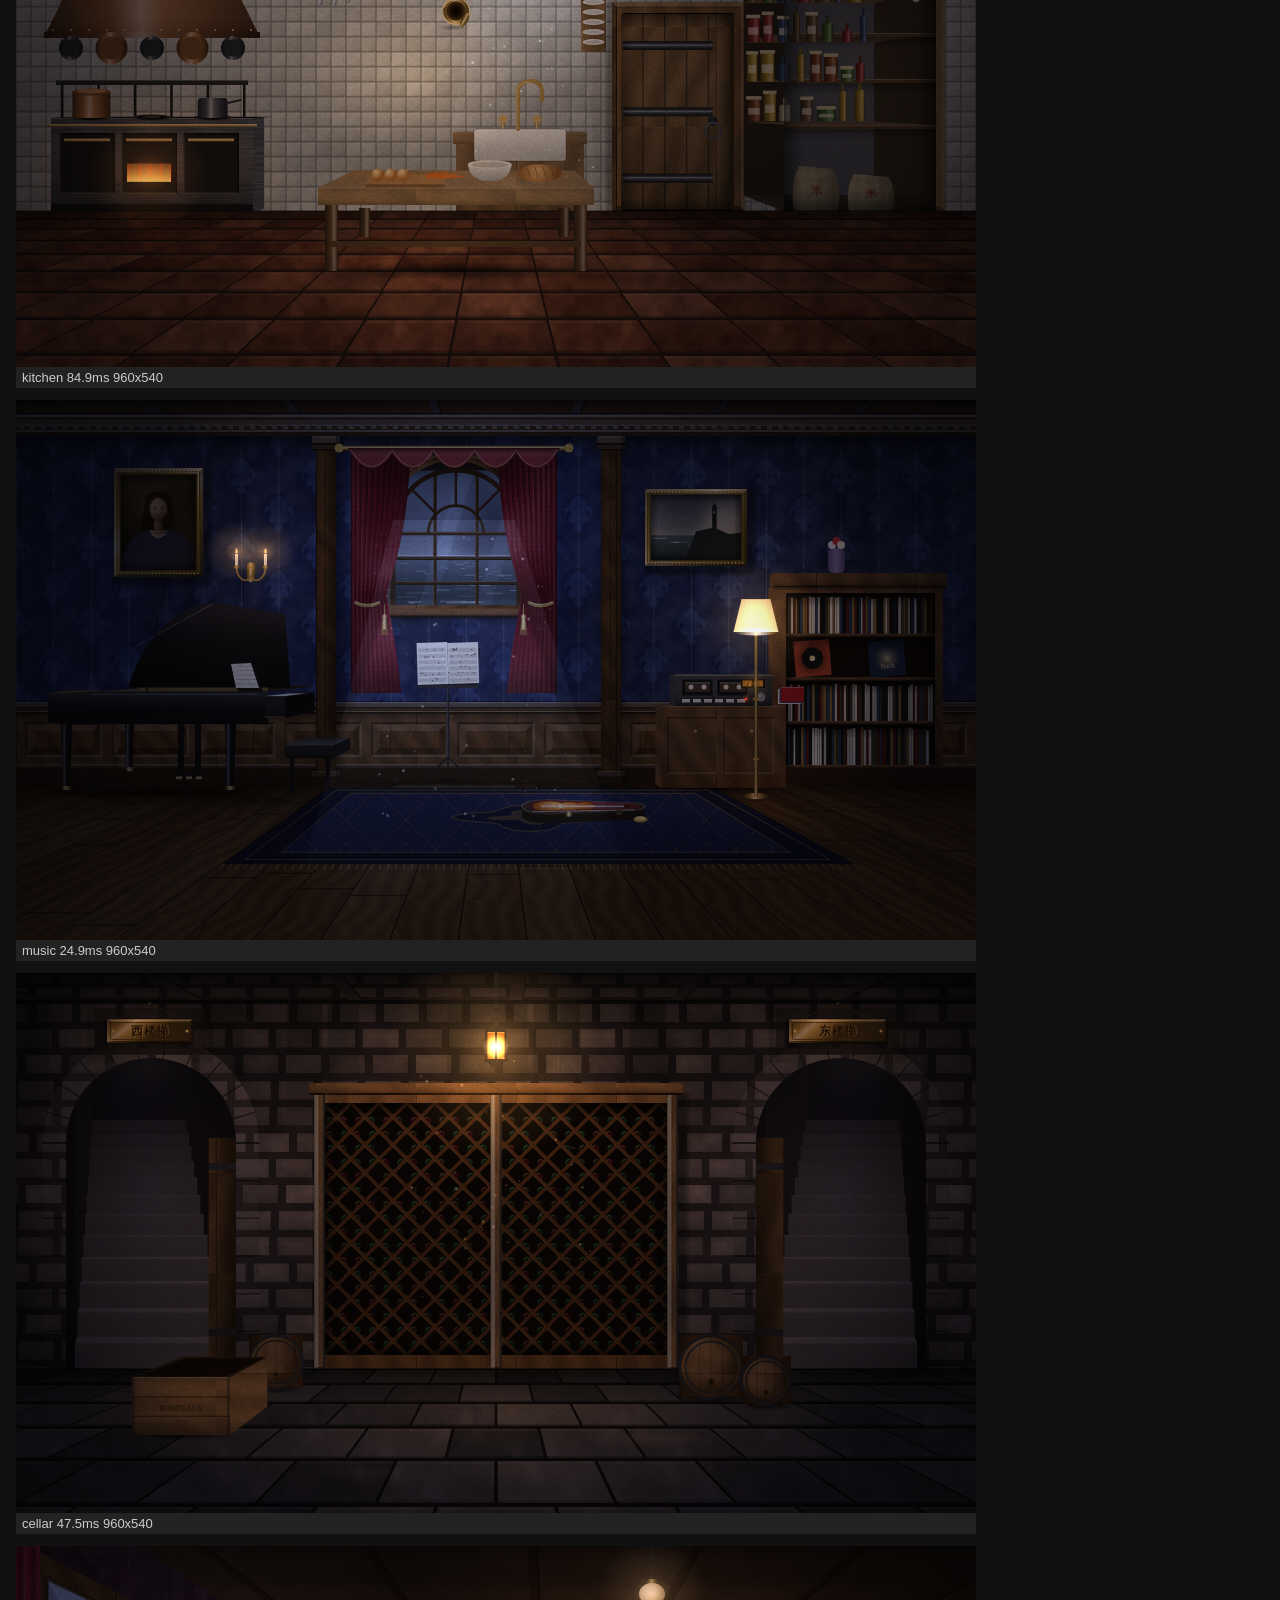
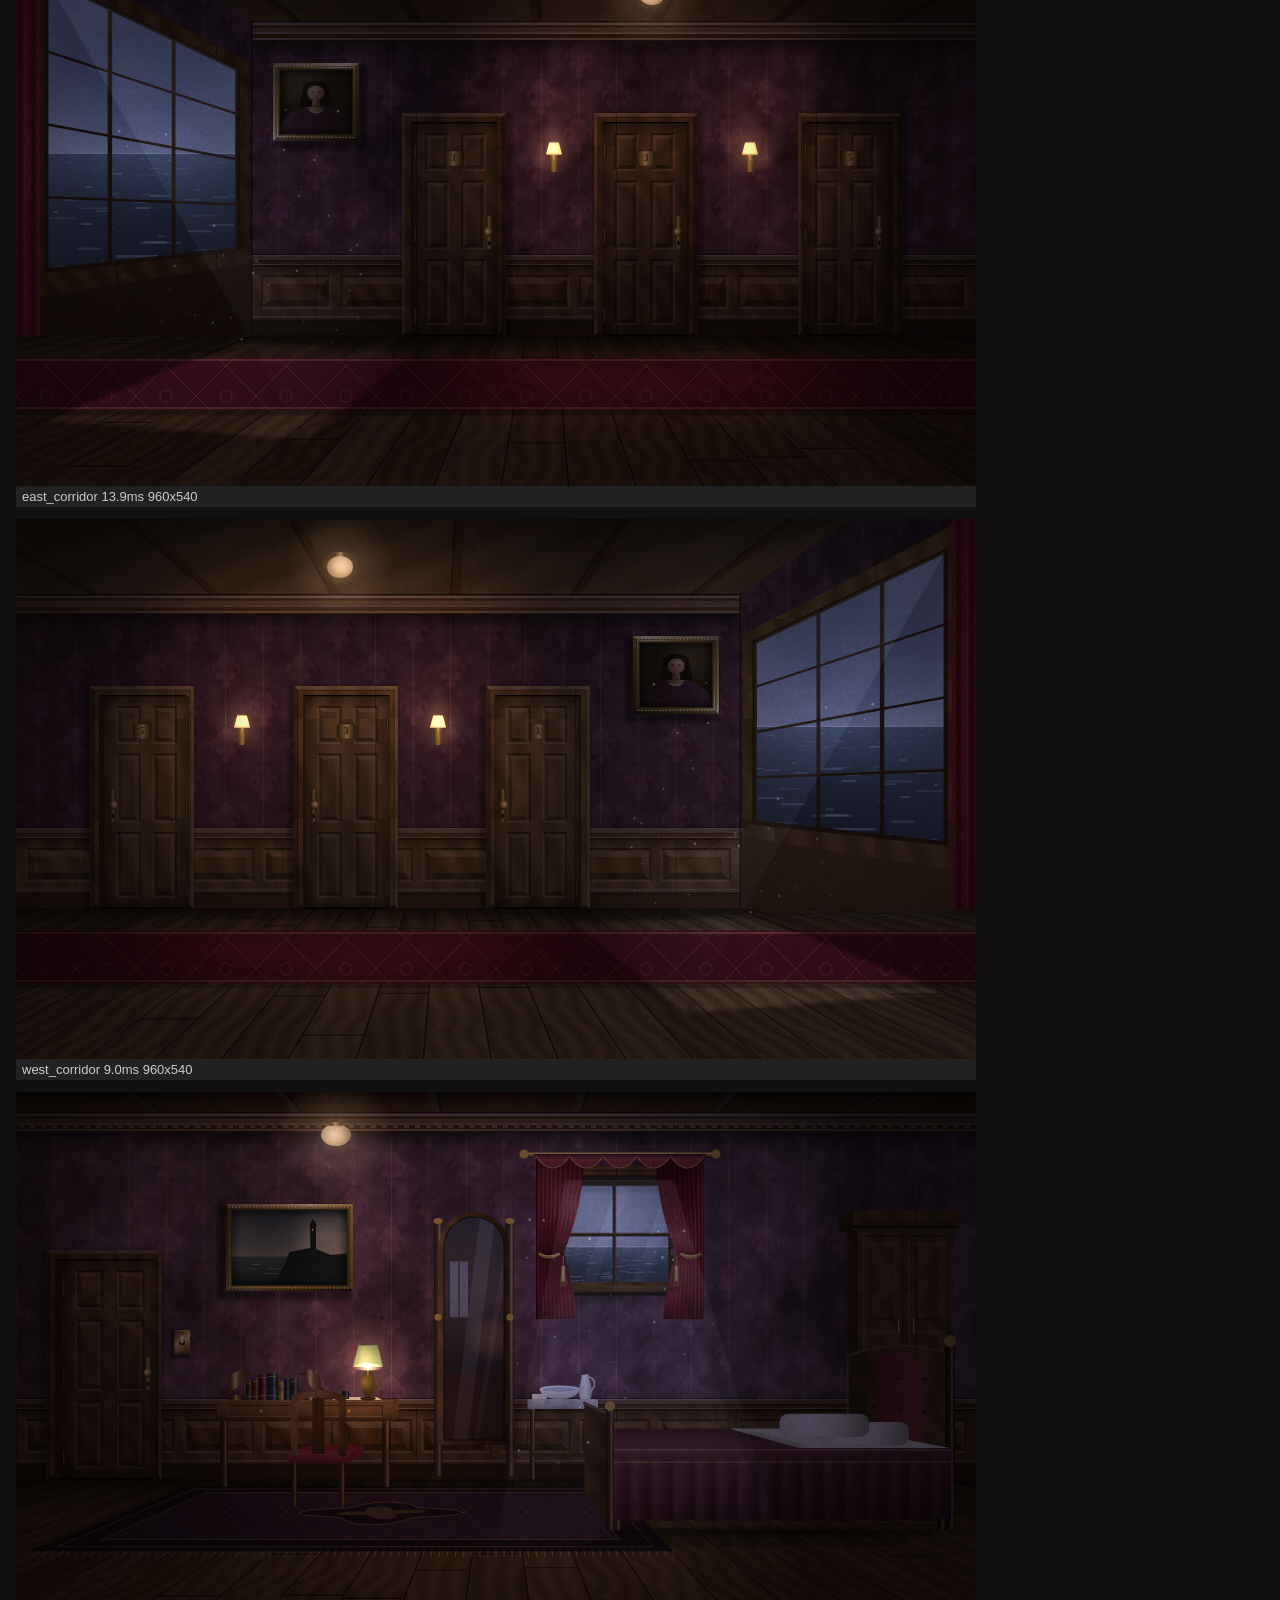
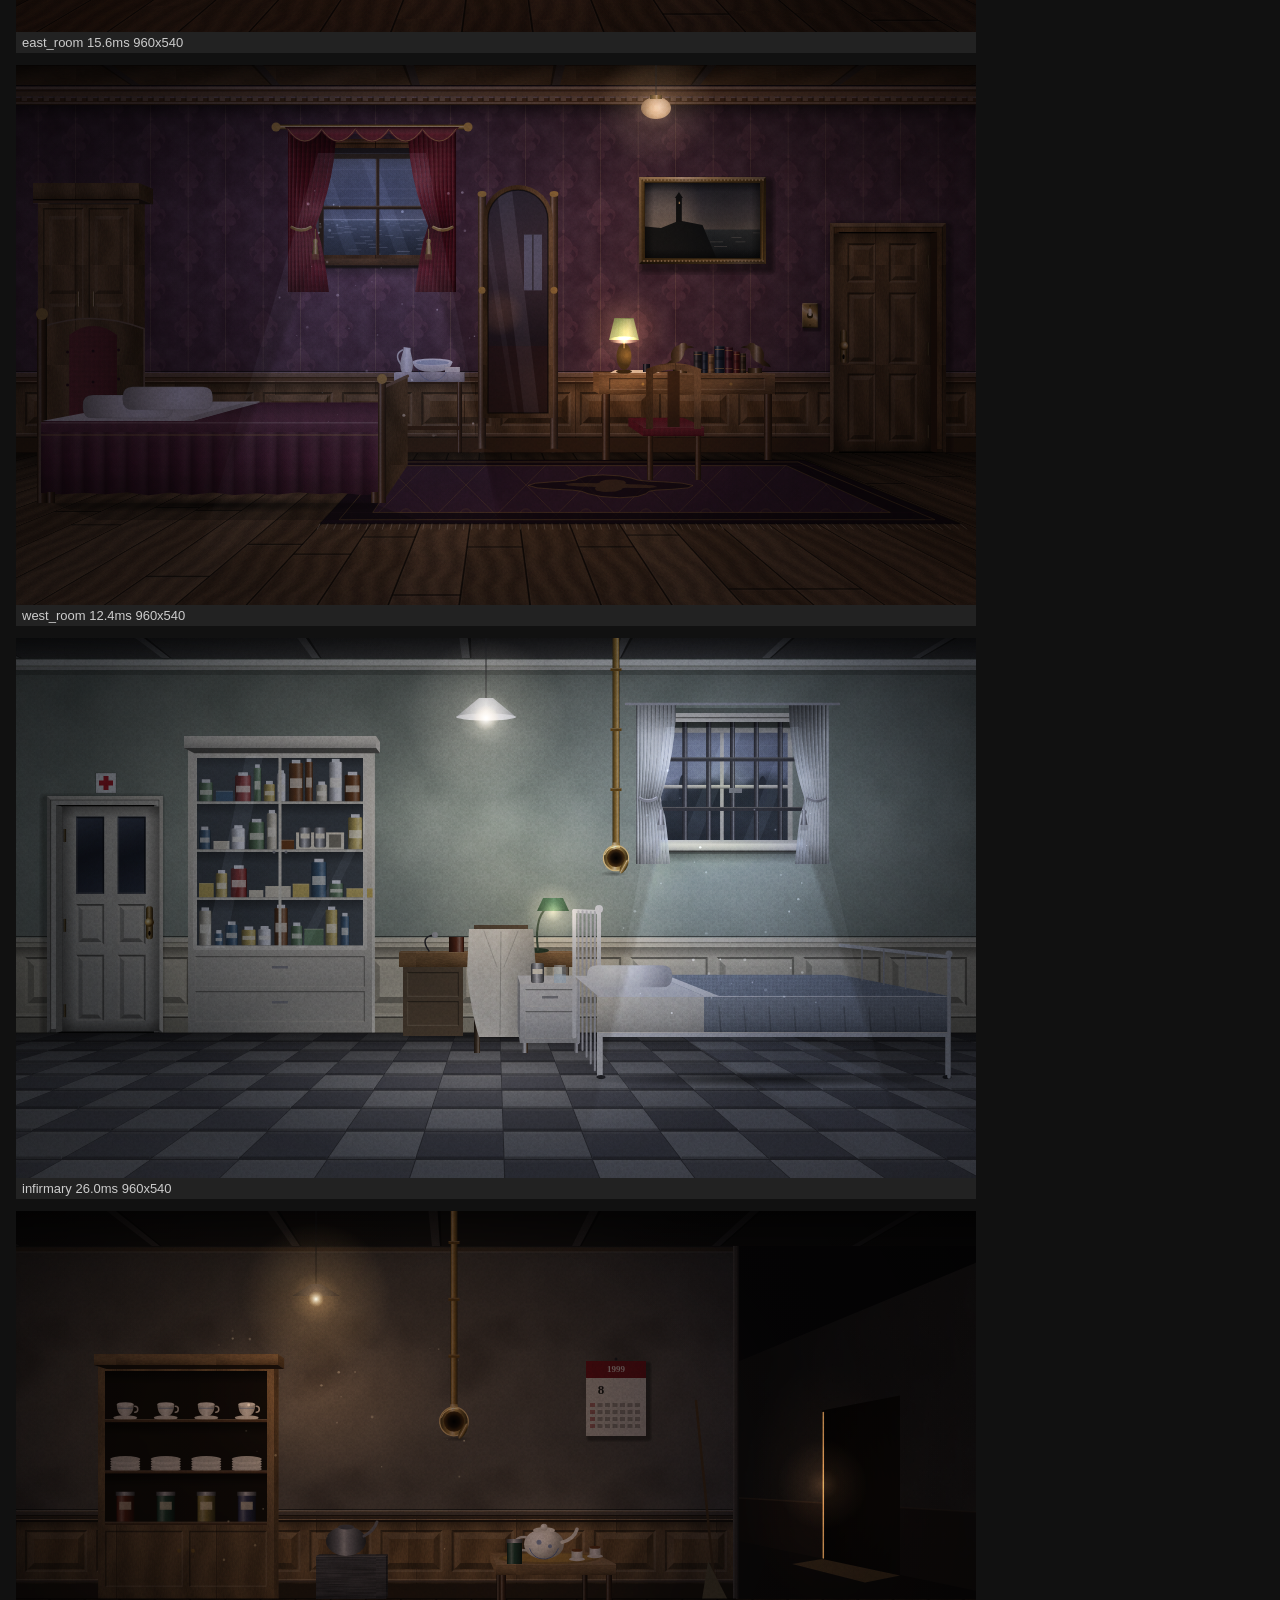
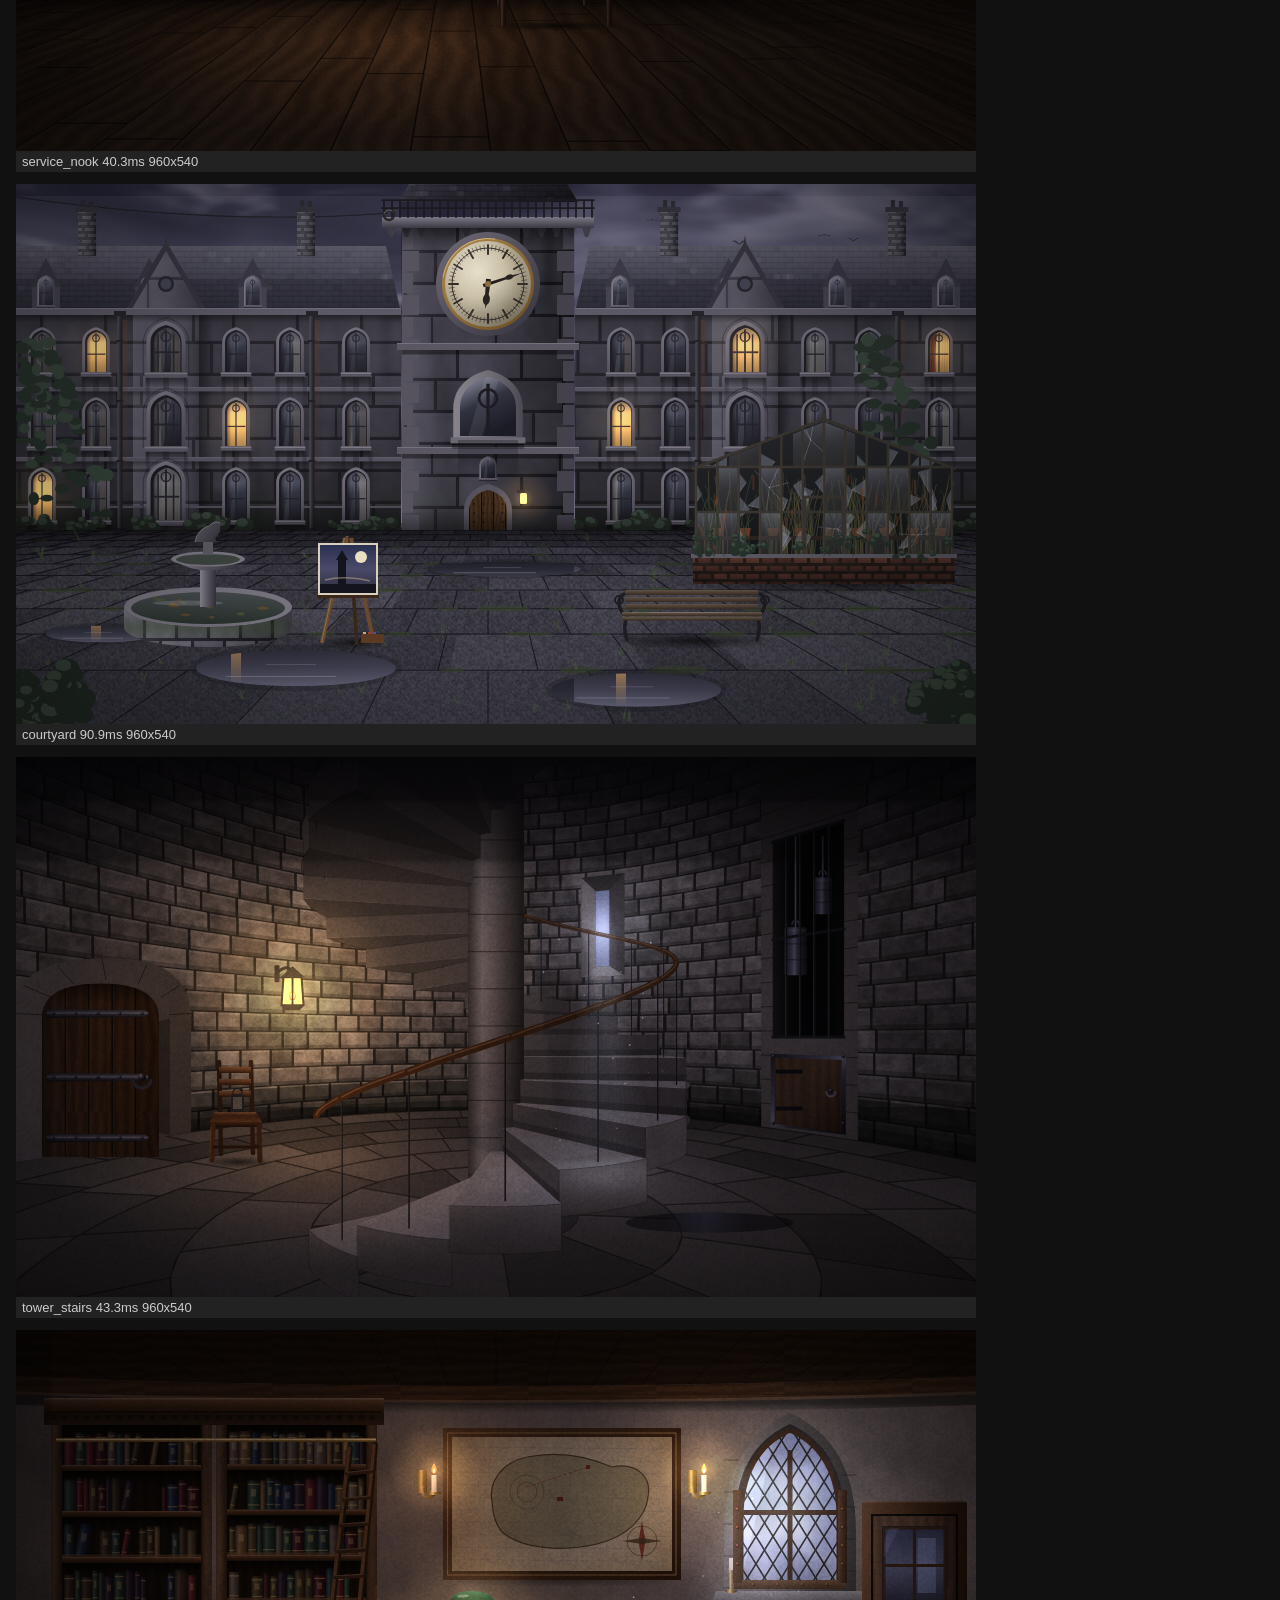
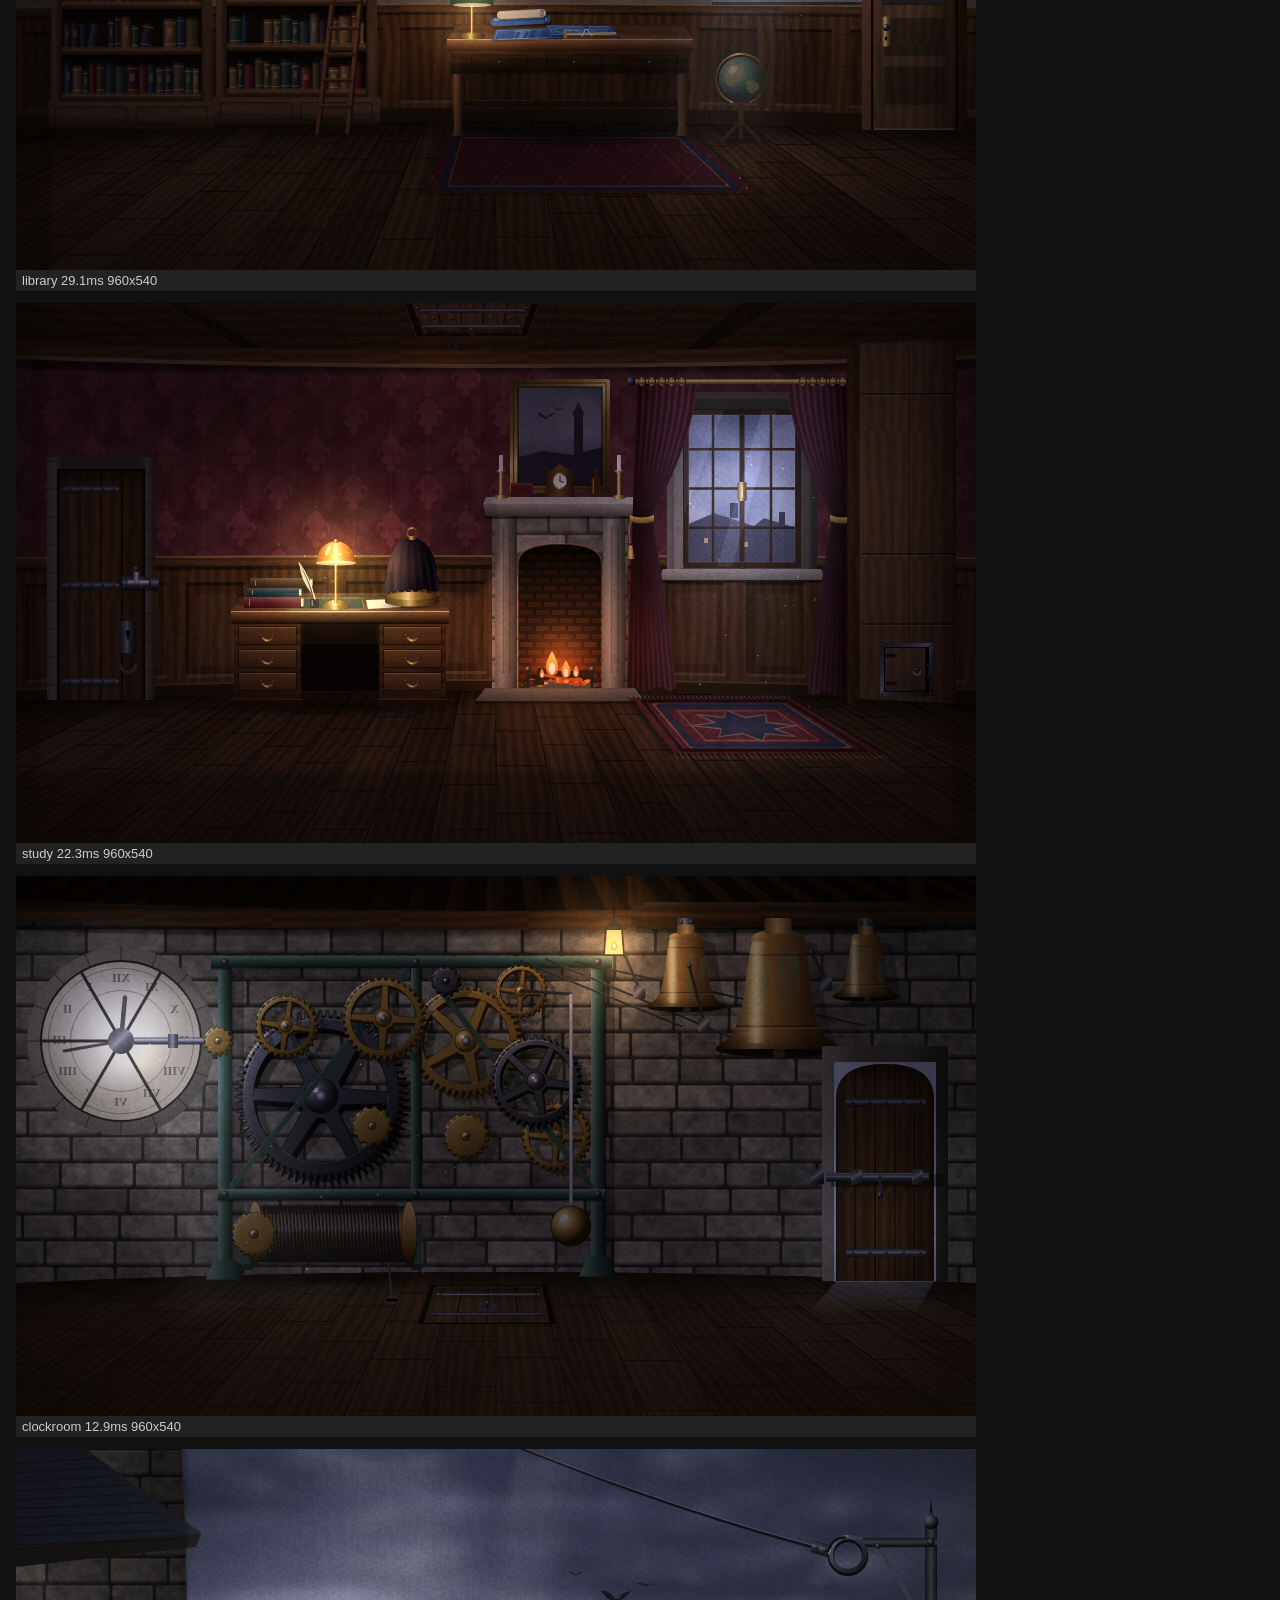
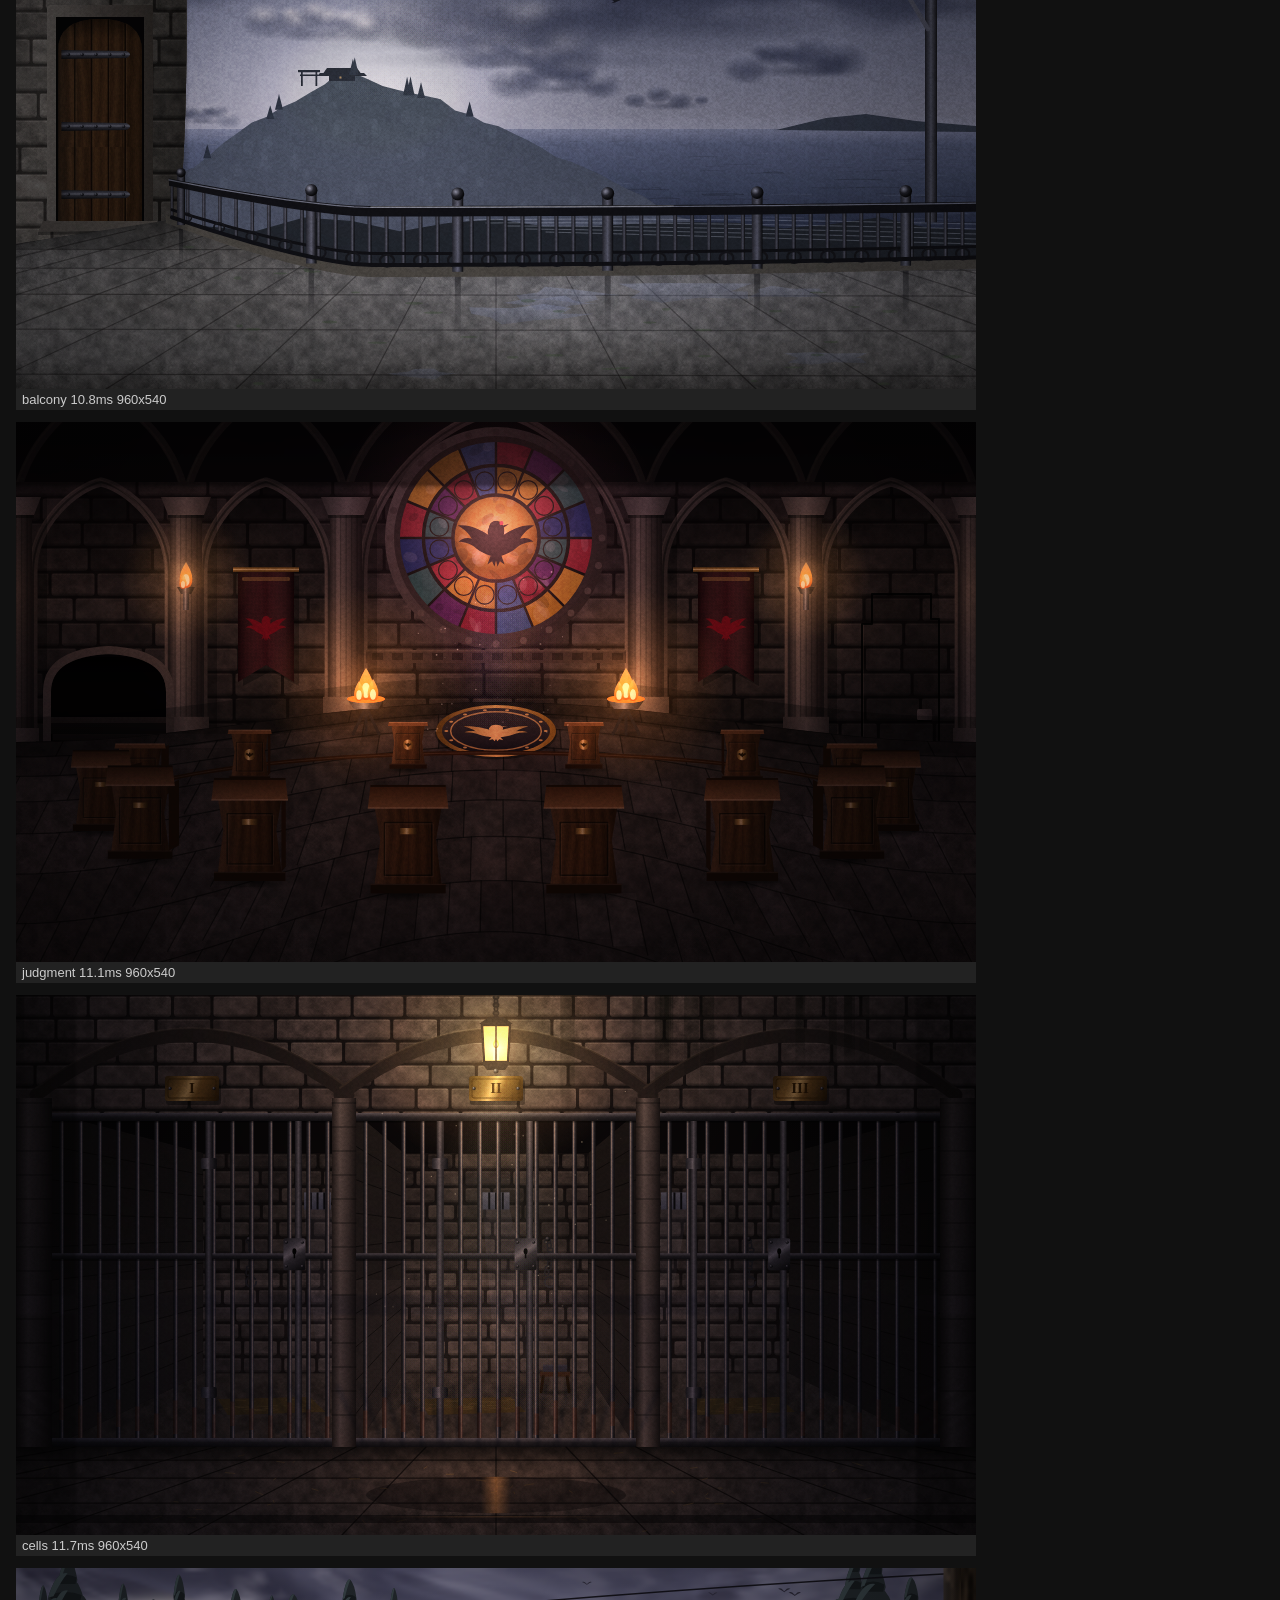
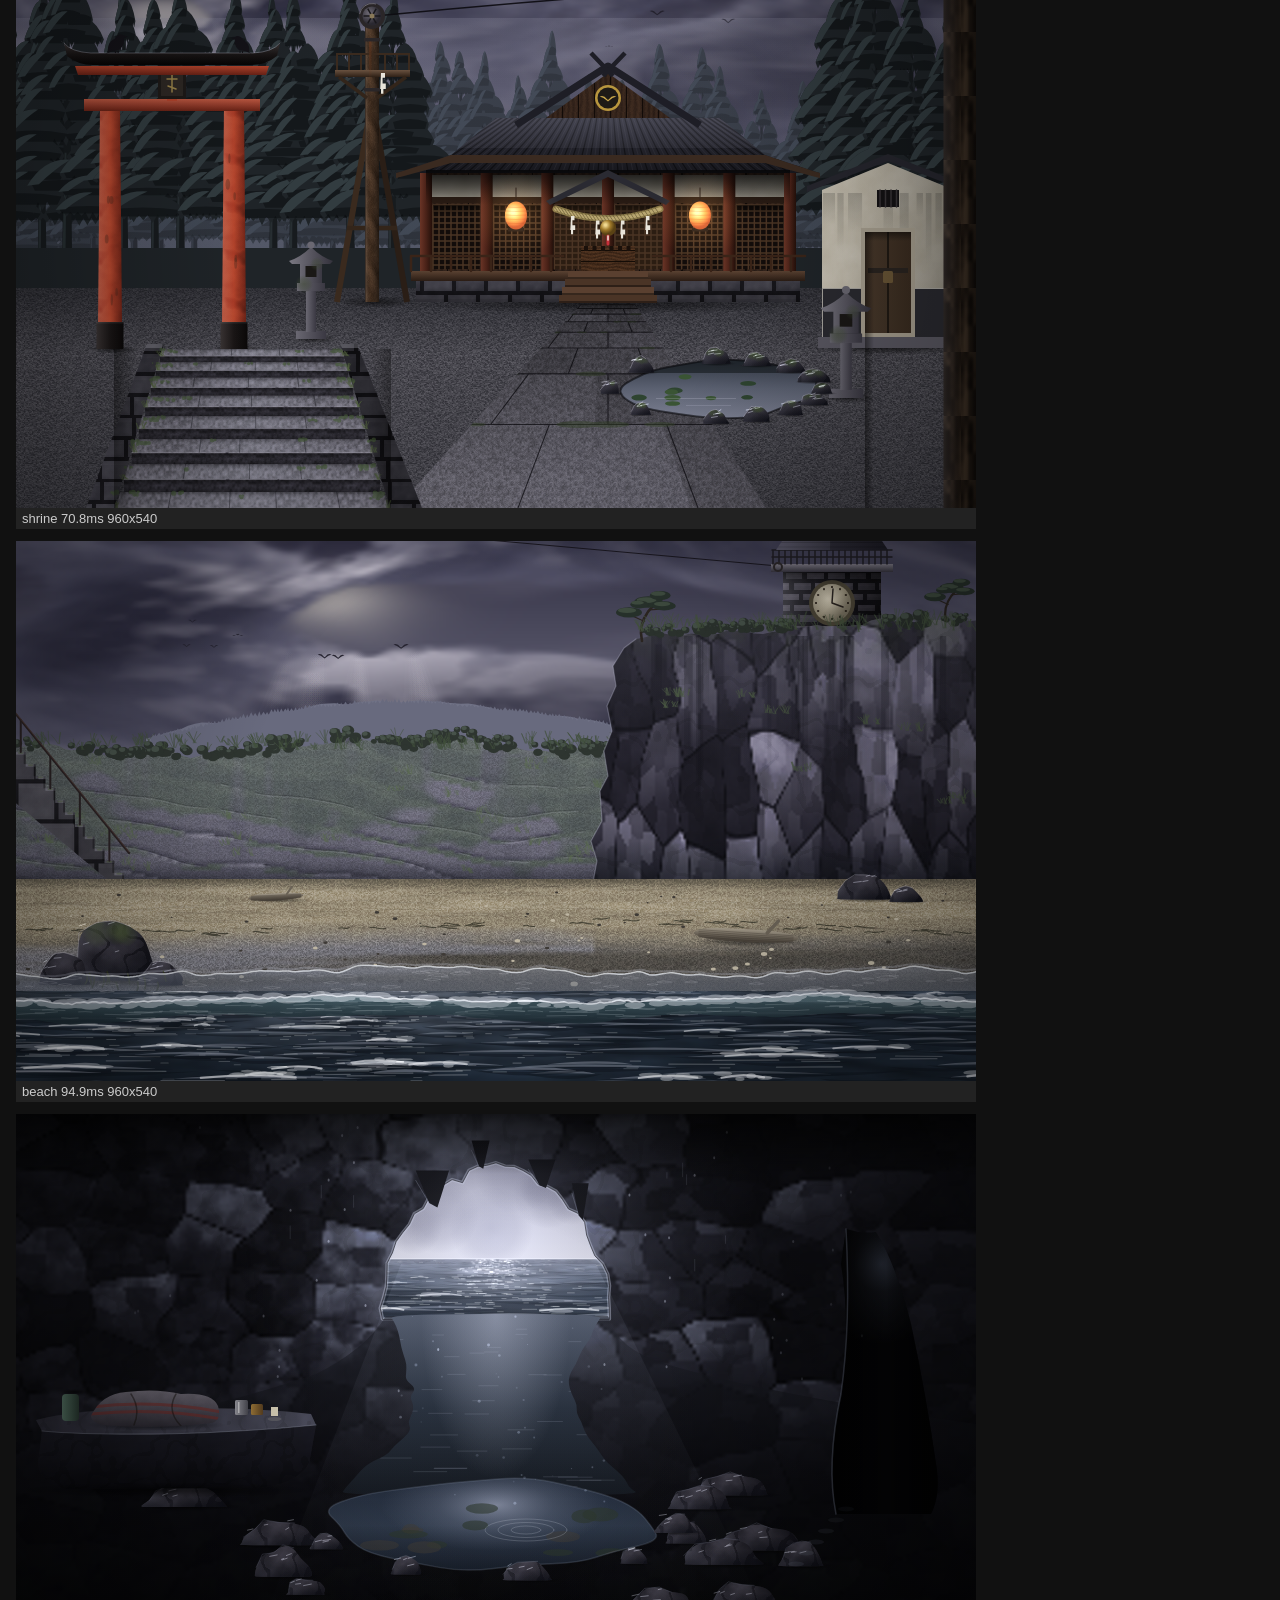
<file: tools/hd_preview.html>
<!doctype html>
<html lang="zh-CN"><head><meta charset="utf-8"><title>HD 美术预览</title>
<style>
body{background:#111;color:#ccc;font:13px sans-serif;margin:10px}
.item{display:inline-block;margin:6px;vertical-align:top;background:#000;position:relative}
.item canvas{display:block}
.lb{padding:3px 6px;background:#222}
.anc{position:absolute;border:1px solid rgba(255,80,80,.8);color:#f88;font-size:10px;pointer-events:none}
.lt{position:absolute;border:1px dashed rgba(255,220,80,.9);border-radius:50%;pointer-events:none}
#bar{position:sticky;top:0;background:#222;padding:6px;z-index:9}
</style></head><body>
<div id="bar"></div>
<div id="out"></div>
<script>
/* 用法（file:// 打开）：
 *   hd_preview.html?kind=bg&ids=study,hall&s=0.5&q=2&anchors=1&lights=1&filter=night
 *   hd_preview.html?kind=pt&ids=ritsu,shio&exprs=all&s=0.6
 *   hd_preview.html?kind=sp   (全部小人)     kind=ic (全部图标)
 * 参数：s 倍率（1=1920x1080）  q 同时设置 model/tex/light；或分别用 model= tex= light=
 *       w= 显示宽度（CSS 像素，默认按 s）  variants=1 同时显示所有变体
 */
var P = new URLSearchParams(location.search);
var ROOT = '../';
var base = ['js/data/characters.js', 'js/data/locations.js', 'js/hd/manifest.js'];
function load(list, done) {
  var i = 0;
  (function next() {
    if (i >= list.length) return done();
    var s = document.createElement('script'); s.src = ROOT + list[i++];
    s.onload = next; s.onerror = function () { console.warn('缺少 ' + s.src); next(); };
    document.head.appendChild(s);
  })();
}
load(base, function () { load(DM.HD_FILES, run); });
function run() {
  var K = DM.HK, A = DM.HDArt;
  var s = +(P.get('s') || 0.5), qa = P.get('q');
  var q = { s: s, model: +(P.get('model') || qa || 2), tex: +(P.get('tex') || qa || 2), light: +(P.get('light') || qa || 2) };
  A.setQuality(q, 2048);
  var kind = P.get('kind') || 'bg';
  var out = document.getElementById('out');
  document.getElementById('bar').textContent = 'kind=' + kind + '  s=' + s + '  model/tex/light=' + q.model + '/' + q.tex + '/' + q.light;
  function add(c, label, ms, dispW, extra) {
    var d = document.createElement('div'); d.className = 'item';
    var w = dispW || c.width; c.style.width = w + 'px';
    d.appendChild(c);
    var lb = document.createElement('div'); lb.className = 'lb'; lb.textContent = label + (ms != null ? '  ' + ms.toFixed(1) + 'ms' : '') + '  ' + c.width + 'x' + c.height;
    d.appendChild(lb); out.appendChild(d);
    if (extra) extra(d, w / K.DW);
  }
  function t() { return performance.now(); }
  var ids = P.get('ids');
  if (kind === 'bg') {
    var list = ids ? ids.split(',') : Object.keys(DM.LOCS);
    list.forEach(function (id) {
      var vs = [''];
      if (P.get('variants') && DM.BG_VARIANTS && DM.BG_VARIANTS[id]) vs = vs.concat(DM.BG_VARIANTS[id]);
      vs.forEach(function (v) {
        var t0 = t(), c = A.getBackground(id, v), ms = t() - t0;
        var cv = document.createElement('canvas'); cv.width = c.width; cv.height = c.height;
        var x = cv.getContext('2d'); x.drawImage(c, 0, 0);
        var f = P.get('filter');
        if (f === 'night') { x.globalCompositeOperation = 'multiply'; x.fillStyle = '#4a5898'; x.fillRect(0, 0, cv.width, cv.height); x.globalCompositeOperation = 'source-over'; }
        if (P.get('lights') || f === 'night') {
          var m = A.meta(id, v), k = cv.width / K.DW;
          x.save(); x.scale(k, k);
          m.lights.forEach(function (L) { K.glow(x, L.x, L.y, L.r || 120, L.color || '#ffb060', (L.i || 0.6) * (f === 'night' ? 1 : 0.5)); });
          x.restore();
        }
        add(cv, id + (v ? ':' + v : ''), ms, +(P.get('w') || Math.min(960, c.width)), function (d, k) {
          if (P.get('anchors')) {
            var an = (DM.LOCS[id] || {}).anchors || {};
            Object.keys(an).forEach(function (n) {
              var a = an[n], e = document.createElement('div'); e.className = 'anc';
              e.style.left = a[0] * 4 * k + 'px'; e.style.top = a[1] * 4 * k + 'px'; e.style.width = a[2] * 4 * k + 'px'; e.style.height = a[3] * 4 * k + 'px';
              e.textContent = n; d.appendChild(e);
            });
          }
          if (P.get('lights')) {
            A.meta(id, v).lights.forEach(function (L) {
              var e = document.createElement('div'); e.className = 'lt'; var r = (L.r || 120) * k;
              e.style.left = (L.x * k - r) + 'px'; e.style.top = (L.y * k - r) + 'px'; e.style.width = e.style.height = 2 * r + 'px'; d.appendChild(e);
            });
          }
        });
      });
    });
  } else if (kind === 'pt') {
    var chars = ids ? ids.split(',') : Object.keys(DM.CHARS);
    var ex = P.get('exprs') === 'all' ? DM.EXPRS : (P.get('exprs') || 'normal').split(',');
    chars.forEach(function (id) { ex.forEach(function (e) { var t0 = t(), c = A.getPortrait(id, e); add(c, id + ':' + e, t() - t0, +(P.get('w') || Math.min(320, c.width))); }); });
  } else if (kind === 'sp') {
    (ids ? ids.split(',') : Object.keys(DM.CHARS)).forEach(function (id) { var t0 = t(), c = A.getSprite(id); add(c, id, t() - t0, +(P.get('w') || 96)); });
  } else if (kind === 'ic') {
    var icons = ids ? ids.split(',') : Object.keys(DM.HDIcon.defs);
    icons.forEach(function (id) { var t0 = t(), c = A.getIcon(id); add(c, id, t() - t0, 96); });
  }
  document.title = 'done';
  window.PREVIEW_DONE = true;
}
</script></body></html>
</file>
<file: css/style.css>
/* DARK MOOD —— 界面样式
 * 逻辑坐标 960x540，由 #stage 的 transform 缩放到窗口。
 */
:root {
  --bg: #07080f;
  --ink: #e9e4d8;
  --ink-dim: #a49d90;
  --panel: rgba(10, 11, 24, 0.92);
  --panel-2: rgba(22, 18, 40, 0.95);
  --line: #3b3456;
  --gold: #d6b25e;
  --gold-dim: #8a7136;
  --crimson: #c8243f;
  --crimson-2: #ff4b67;
  --weak: #ff9b2f;
  --think: #8fb8ff;
  --ok: #7fe0a8;
  --font: "PingFang SC", "Hiragino Sans GB", "Microsoft YaHei", "Noto Sans CJK SC", "Source Han Sans SC", sans-serif;
  --serif: "Songti SC", "STSong", "SimSun", "Noto Serif CJK SC", "Source Han Serif SC", serif;
}

* { box-sizing: border-box; }
html, body {
  margin: 0; height: 100%; overflow: hidden; background: var(--bg); overscroll-behavior: none;
  color: var(--ink); font-family: var(--font);
  -webkit-user-select: none; user-select: none; -webkit-tap-highlight-color: transparent;
  touch-action: manipulation;
}
#stage {
  position: absolute; left: 0; top: 0; width: 960px; height: 540px;
  transform-origin: 0 0; overflow: hidden; background: #000;
  contain: strict;
}
#screen {
  position: absolute; left: 0; top: 0; width: 960px; height: 540px;
}
body.pixel #screen { image-rendering: pixelated; image-rendering: crisp-edges; }
#screen.shake { animation: shake .42s steps(8) 1; }
@keyframes shake {
  0%,100% { transform: translate(0,0); } 12% { transform: translate(-8px,4px); }
  25% { transform: translate(7px,-5px); } 37% { transform: translate(-6px,-3px); }
  50% { transform: translate(5px,5px); } 62% { transform: translate(-4px,2px); }
  75% { transform: translate(3px,-3px); } 87% { transform: translate(-2px,1px); }
}
#ui { position: absolute; inset: 0; }
body.pixel #ui canvas { image-rendering: pixelated; image-rendering: crisp-edges; }

.layer { position: absolute; inset: 0; }
.hidden { display: none !important; }
.px-border {
  border: 3px solid var(--line);
  box-shadow: 0 0 0 3px #000, inset 0 0 0 2px rgba(255,255,255,0.04);
}
button { font-family: inherit; }
.btn {
  appearance: none; border: 2px solid var(--line); background: #141225; color: var(--ink);
  font-size: 18px; padding: 6px 14px; cursor: pointer; box-shadow: 0 3px 0 #000;
  transition: background .12s, border-color .12s, transform .06s;
}
.btn:hover, .btn.focus { background: #241d3d; border-color: var(--gold); color: #fff; }
.btn:active { transform: translateY(2px); box-shadow: 0 1px 0 #000; }
.btn.small { font-size: 14px; padding: 3px 9px; }
.btn.gold { border-color: var(--gold-dim); color: var(--gold); }
.btn.gold:hover { border-color: var(--gold); background: #2a2110; }
.btn[disabled] { opacity: .35; pointer-events: none; }

/* ---------- 对话框 ---------- */
#dlg { position: absolute; left: 22px; right: 22px; bottom: 16px; height: 150px; pointer-events: none; }
#dlg .box {
  position: absolute; inset: 0; background: var(--panel); padding: 18px 26px 14px;
  border: 3px solid #4a4068; box-shadow: 0 0 0 3px #000, 0 6px 24px rgba(0,0,0,.6);
}
#dlg .box::before, #dlg .box::after {
  content: ""; position: absolute; width: 10px; height: 10px; background: var(--gold-dim);
}
#dlg .box::before { left: -3px; top: -3px; }
#dlg .box::after { right: -3px; bottom: -3px; }
#dlg .name {
  position: absolute; left: 14px; top: -22px; min-width: 120px; padding: 4px 18px 5px;
  background: #0b0b16; border: 3px solid currentColor; box-shadow: 0 0 0 3px #000;
  font-size: 19px; font-weight: bold; letter-spacing: 2px; color: var(--ink);
}
#dlg .name span { color: var(--ink); }
#dlg .text { font-size: 22px; line-height: 1.62; white-space: pre-wrap; word-break: break-all; }
#dlg .text .rest { color: transparent; }
#dlg.think .text { color: var(--think); }
#dlg.narr .text { color: #d9d2c0; }
#dlg .next {
  position: absolute; right: 18px; bottom: 10px; width: 14px; height: 10px;
  background: var(--gold); clip-path: polygon(0 0, 100% 0, 50% 100%);
  animation: bob .8s ease-in-out infinite; opacity: 0;
}
#dlg.done .next { opacity: 1; }
@keyframes bob { 50% { transform: translateY(4px); } }

#quick { position: absolute; right: 30px; bottom: 172px; display: flex; gap: 6px; z-index: 5; }
#quick .btn { font-size: 13px; padding: 2px 8px; background: rgba(12,12,24,.85); }
#quick .btn.on { border-color: var(--gold); color: var(--gold); }

#caption {
  position: absolute; left: 20px; top: 16px; padding: 6px 16px 6px 12px; font-size: 16px;
  background: linear-gradient(90deg, rgba(8,8,18,.9), rgba(8,8,18,0)); border-left: 4px solid var(--crimson);
  letter-spacing: 1px; color: #ddd6c6; pointer-events: none;
}

/* ---------- 选项 ---------- */
#choices { position: absolute; left: 0; right: 0; top: 70px; bottom: 180px; display: flex; flex-direction: column;
  align-items: center; justify-content: center; gap: 12px; }
#choices .btn { min-width: 460px; font-size: 20px; padding: 10px 24px; text-align: left; background: rgba(16,14,32,.95); }

/* ---------- 全屏卡片：标题卡 / 童谣 / 信 ---------- */
.card-full { position: absolute; inset: 0; display: flex; align-items: center; justify-content: center; flex-direction: column; }
.titlecard { background: #000; animation: fadein .6s ease; }
.titlecard .ch { font-family: var(--serif); font-size: 28px; color: var(--crimson-2); letter-spacing: 12px; }
.titlecard .nm { font-family: var(--serif); font-size: 64px; letter-spacing: 18px; margin-top: 14px; color: #f0ead8;
  text-shadow: 0 0 18px rgba(200,36,63,.5); }
.titlecard .bar { width: 0; height: 2px; background: var(--crimson); margin-top: 22px; animation: grow 1.4s ease forwards; }
@keyframes grow { to { width: 520px; } }
@keyframes fadein { from { opacity: 0; } }
.poem { background: rgba(0,0,0,.94); padding: 60px; animation: fadein .8s ease; }
.poem .tx { font-family: var(--serif); font-size: 30px; line-height: 2; letter-spacing: 4px; text-align: center;
  white-space: pre-wrap; color: #efe6d0; text-shadow: 0 0 10px rgba(255,60,90,.35); }
.letter { background: rgba(0,0,0,.72); animation: fadein .4s ease; }
.letter .paper {
  width: 640px; max-height: 470px; overflow: auto; padding: 34px 44px; color: #2a1d12;
  background: #e8dcc0; background-image: repeating-linear-gradient(0deg, transparent 0 33px, rgba(120,90,60,.18) 33px 34px);
  box-shadow: 0 0 0 4px #5a4630, 0 0 0 8px #000, 0 20px 40px rgba(0,0,0,.6);
  font-family: var(--serif); font-size: 21px; line-height: 34px; white-space: pre-wrap;
}
.tapnote { position: absolute; bottom: 18px; right: 26px; font-size: 14px; color: var(--ink-dim); animation: blink 1.6s infinite; }
@keyframes blink { 50% { opacity: .25; } }

#flash { position: absolute; inset: 0; pointer-events: none; opacity: 0; }
#flash.go { animation: flash .45s ease-out; }
@keyframes flash { 0% { opacity: .95; } 100% { opacity: 0; } }
#fade { position: absolute; inset: 0; background: #000; pointer-events: none; opacity: 0; transition: opacity .5s; }
#fade.on { opacity: 1; }

/* ---------- 大字冲击 ---------- */
#shout { position: absolute; inset: 0; pointer-events: none; display: flex; align-items: center; justify-content: center; }
#shout .s {
  font-family: var(--serif); font-weight: 900; font-size: 92px; color: #fff; letter-spacing: 6px;
  -webkit-text-stroke: 3px #000; text-shadow: 6px 6px 0 var(--crimson), 0 0 30px rgba(255,40,70,.7);
  animation: stamp .9s cubic-bezier(.2,1.4,.4,1) forwards; transform: rotate(-6deg);
}
#shout .bg { position: absolute; left: -10%; right: -10%; height: 150px; background: rgba(150,10,30,.75);
  transform: skewY(-6deg); animation: band .9s ease forwards; }
@keyframes stamp { 0% { transform: scale(3) rotate(-14deg); opacity: 0; } 25% { transform: scale(.92) rotate(-6deg); opacity: 1; }
  35% { transform: scale(1.04) rotate(-6deg); } 80% { opacity: 1; } 100% { transform: scale(1) rotate(-6deg); opacity: 0; } }
@keyframes band { 0% { transform: skewY(-6deg) scaleX(0); } 25% { transform: skewY(-6deg) scaleX(1); } 80% { opacity: 1; } 100% { opacity: 0; } }

/* ---------- 证据获得 ---------- */
#toast { position: absolute; right: 18px; top: 64px; pointer-events: none; display: flex; flex-direction: column; gap: 8px; align-items: flex-end; z-index: 4; }
.toast-card { display: flex; gap: 14px; align-items: center; padding: 10px 18px; min-width: 260px;
  background: var(--panel-2); border: 3px solid var(--gold-dim); box-shadow: 0 0 0 3px #000; animation: toast 2.6s ease forwards; }
.toast-card canvas { width: 40px; height: 40px; }
.toast-card .t1 { font-size: 14px; color: var(--gold); letter-spacing: 3px; }
.toast-card .t2 { font-size: 19px; font-weight: bold; margin-top: 2px; }
@keyframes toast { 0% { opacity: 0; transform: translateX(24px); } 12% { opacity: 1; transform: none; } 85% { opacity: 1; } 100% { opacity: 0; } }

/* ---------- 探索 ---------- */
#explore .topbar { position: absolute; left: 0; right: 0; top: 0; height: 52px; display: flex; align-items: center; gap: 10px;
  padding: 0 16px; background: linear-gradient(180deg, rgba(5,5,12,.92), rgba(5,5,12,.0)); }
#explore .place { font-size: 20px; font-weight: bold; letter-spacing: 2px; text-shadow: 0 2px 0 #000; }
#explore .mode { font-size: 13px; color: var(--crimson-2); border: 1px solid var(--crimson); padding: 1px 6px; }
#explore .prog { font-size: 14px; color: var(--gold); margin-left: 6px; }
#explore .sp { flex: 1; }
#explore .hint { position: absolute; left: 50%; bottom: 14px; transform: translateX(-50%); font-size: 15px; color: var(--ink-dim);
  background: rgba(0,0,0,.55); padding: 4px 14px; pointer-events: none; }
.spot { position: absolute; width: 34px; height: 34px; margin: -17px 0 0 -17px; cursor: pointer; border: 0; background: none; padding: 0; }
.spot::before { content: ""; position: absolute; inset: 9px; border: 2px solid var(--gold); transform: rotate(45deg);
  background: rgba(214,178,94,.25); animation: pulse 1.6s ease-in-out infinite; }
.spot.seen::before { border-color: #8a8aa0; background: rgba(140,140,160,.15); animation: none; }
.spot .lb { position: absolute; left: 50%; top: 32px; transform: translateX(-50%); white-space: nowrap; font-size: 14px;
  background: rgba(0,0,0,.8); padding: 2px 8px; border: 1px solid var(--line); opacity: 0; transition: opacity .12s; pointer-events: none; }
.spot:hover .lb, .spot:focus .lb, .spot.showlb .lb { opacity: 1; }
@keyframes pulse { 50% { transform: rotate(45deg) scale(1.25); background: rgba(214,178,94,.45); } }
.person { position: absolute; cursor: pointer; border: 0; background: none; padding: 0; }
.person .lb { position: absolute; left: 50%; top: -24px; transform: translateX(-50%); white-space: nowrap; font-size: 14px;
  background: rgba(0,0,0,.8); padding: 1px 8px; border: 1px solid; opacity: .0; transition: opacity .12s; }
.person:hover .lb, .person.showlb .lb { opacity: 1; }
.person.talked::after { content: "✓"; position: absolute; right: -4px; top: -4px; font-size: 14px; color: var(--ok); }

/* 地图 */
#mapov { position: absolute; inset: 0; background: rgba(0,0,0,.85); }
#mapov canvas { position: absolute; left: 0; top: 0; width: 960px; height: 540px; }
#mapov .node { position: absolute; transform: translate(-50%, -50%); font-size: 15px; padding: 3px 10px; cursor: pointer;
  background: rgba(10,10,22,.9); border: 2px solid var(--gold-dim); color: var(--ink); white-space: nowrap; }
#mapov .node:hover { border-color: var(--gold); background: #2a2110; }
#mapov .node.cur { border-color: var(--crimson-2); }
#mapov .rooms { position: absolute; display: flex; flex-direction: column; gap: 4px; padding: 8px; background: var(--panel-2);
  border: 2px solid var(--gold-dim); z-index: 3; }
#mapov .title { position: absolute; left: 20px; top: 14px; font-family: var(--serif); font-size: 26px; letter-spacing: 6px; }
#mapov .close { position: absolute; right: 18px; top: 14px; }

/* ---------- 面板（手账/存档/设置/记录） ---------- */
.panel { position: absolute; left: 50px; right: 50px; top: 34px; bottom: 34px; background: var(--panel-2);
  border: 3px solid #4a4068; box-shadow: 0 0 0 3px #000, 0 10px 40px rgba(0,0,0,.7); display: flex; flex-direction: column; }
.panel .hd { display: flex; align-items: center; gap: 12px; padding: 12px 18px; border-bottom: 2px solid var(--line); }
.panel .hd h2 { margin: 0; font-family: var(--serif); font-size: 26px; letter-spacing: 6px; font-weight: normal; color: var(--gold); }
.panel .hd .sp { flex: 1; }
.panel .bd { flex: 1; overflow: auto; padding: 14px 18px; min-height: 0; }
.panel .bd::-webkit-scrollbar { width: 10px; } .panel .bd::-webkit-scrollbar-thumb { background: #3b3456; }
.tabs { display: flex; gap: 6px; }
.tabs .btn.on { border-color: var(--gold); color: var(--gold); }
.ev-wrap { display: flex; gap: 16px; height: 100%; }
.ev-list { width: 330px; overflow: auto; display: flex; flex-direction: column; gap: 4px; padding-right: 6px; }
.ev-item { display: flex; align-items: center; gap: 10px; padding: 5px 8px; cursor: pointer; border: 2px solid transparent; background: rgba(255,255,255,.03); }
.ev-item:hover { border-color: var(--line); }
.ev-item.sel { border-color: var(--gold); background: rgba(214,178,94,.08); }
.ev-item canvas { width: 32px; height: 32px; flex: none; }
.ev-item .nm { font-size: 17px; }
.ev-item.hl { border-color: var(--crimson-2); animation: hl 1s infinite; }
@keyframes hl { 50% { background: rgba(255,75,103,.18); } }
.ev-detail { flex: 1; border-left: 2px solid var(--line); padding-left: 18px; overflow: auto; }
.ev-detail canvas { width: 96px; height: 96px; }
.ev-detail h3 { margin: 8px 0; font-size: 24px; }
.ev-detail p { font-size: 18px; line-height: 1.7; color: #d8d1c0; white-space: pre-wrap; }
.chars-grid { display: grid; grid-template-columns: repeat(auto-fill, minmax(118px, 1fr)); gap: 10px; }
.char-card { position: relative; padding: 6px; background: rgba(255,255,255,.03); border: 2px solid var(--line); cursor: pointer; text-align: center; }
.char-card:hover, .char-card.sel { border-color: var(--gold); }
.char-card canvas { width: 80px; height: 112px; display: block; margin: 0 auto; }
.char-card .nm { font-size: 14px; margin-top: 4px; }
.char-card .st { position: absolute; left: 4px; top: 4px; font-size: 11px; padding: 0 4px; background: #000; border: 1px solid var(--crimson); color: var(--crimson-2); }
.char-card.dead canvas { filter: grayscale(1) brightness(.6); }
.char-info { margin-top: 14px; padding: 12px 16px; background: rgba(0,0,0,.35); border: 2px solid var(--line); font-size: 17px; line-height: 1.7; }
.char-info .notes li { color: #cfc8b6; }
.hearts { color: var(--crimson-2); letter-spacing: 2px; }
.save-list { display: flex; flex-direction: column; gap: 8px; }
.save-slot { display: flex; gap: 14px; align-items: center; padding: 10px 14px; border: 2px solid var(--line); background: rgba(255,255,255,.03); cursor: pointer; }
.save-slot:hover { border-color: var(--gold); }
.save-slot .no { width: 54px; font-size: 18px; color: var(--gold); }
.save-slot .info { flex: 1; font-size: 16px; line-height: 1.5; }
.save-slot .info .s { color: var(--ink-dim); font-size: 14px; }
.save-slot.empty { opacity: .55; }
.set-row { display: flex; align-items: center; gap: 14px; padding: 10px 0; border-bottom: 1px solid rgba(255,255,255,.06); font-size: 18px; }
.set-row label { width: 200px; color: #d6cfbf; flex: none; }
.set-row label small { display: block; font-size: 12px; color: var(--ink-dim); margin-top: 2px; }
.set-row .opts { display: flex; gap: 6px; flex-wrap: wrap; }
.set-row .btn.on { border-color: var(--gold); color: var(--gold); }
.set-row input[type=range] { width: 260px; accent-color: #d6b25e; }
.log-item { padding: 8px 0; border-bottom: 1px solid rgba(255,255,255,.06); font-size: 17px; line-height: 1.6; }
.log-item .who { color: var(--gold); margin-right: 8px; }
.log-item.think { color: var(--think); }
.rules p { font-size: 18px; line-height: 1.8; margin: 6px 0; }
.rules .verse { font-family: var(--serif); color: #efe0d0; }
.rules .verse.locked { color: #4c4660; }
.rules .rh { color: var(--gold); margin-top: 22px; }
.rules .rh:first-child { margin-top: 6px; }
.ev-ch { font-size: 13px; color: #8d8698; margin: 8px 0 2px; letter-spacing: 2px; }
.ev-ch.cur { color: var(--gold); }
.panel.narrow { left: 300px; right: 300px; }
.panel.confirm { left: 240px; right: 240px; top: 170px; bottom: 170px; }
.menu-col { display: flex; flex-direction: column; gap: 10px; padding: 10px 30px; }
.about { font-size: 18px; line-height: 1.9; white-space: pre-wrap; color: #d8d1c0; }
.gfx-info { font-size: 14px; color: var(--gold); padding: 4px 0 8px; }
.set-tip { color: #8d8698; font-size: 15px; line-height: 1.8; margin-top: 16px; white-space: pre-wrap; }
.panel.settings .set-row { padding: 7px 0; }

/* ---------- 标题画面 ---------- */
#title { position: absolute; inset: 0; }
#title .logo { position: absolute; left: 0; right: 0; top: 70px; text-align: center; }
#title .logo .en { font-family: var(--serif); font-size: 74px; letter-spacing: 22px; color: #f2ead6;
  text-shadow: 0 0 24px rgba(200,36,63,.7), 4px 4px 0 #000; }
#title .logo .zh { font-family: var(--serif); font-size: 30px; letter-spacing: 16px; color: var(--crimson-2); margin-top: 6px; text-shadow: 2px 2px 0 #000; }
#title .menu { position: absolute; left: 50%; top: 262px; transform: translateX(-50%); display: flex; flex-direction: column; gap: 10px; width: 300px; }
#title .menu .btn { font-size: 20px; letter-spacing: 6px; background: rgba(10,10,20,.82); }
#title .menu2 { position: absolute; left: 50%; top: 486px; transform: translateX(-50%); display: flex; gap: 10px; }
#title .menu2 .btn { letter-spacing: 3px; background: rgba(10,10,20,.82); min-width: 92px; }
#title .foot { position: absolute; right: 16px; bottom: 10px; font-size: 13px; color: #8d8698; }
#title .start-hint { position: absolute; left: 0; right: 0; top: 330px; text-align: center; font-size: 22px; letter-spacing: 8px; animation: blink 1.8s infinite; }

/* ---------- 审判 / 小游戏 ---------- */
#game { position: absolute; inset: 0; }
.g-banner { position: absolute; left: 0; right: 0; top: 0; height: 56px; display: flex; align-items: center; gap: 14px; padding: 0 18px;
  background: linear-gradient(180deg, rgba(60,0,12,.9), rgba(60,0,12,0)); }
.g-banner .tt { font-family: var(--serif); font-size: 26px; letter-spacing: 8px; color: #fff; text-shadow: 3px 3px 0 var(--crimson); }
.g-banner .sp { flex: 1; }
.g-banner .hp { font-size: 22px; letter-spacing: 3px; color: var(--crimson-2); text-shadow: 0 0 6px rgba(255,60,90,.6); }
.g-banner .hp .off { color: #3a2430; text-shadow: none; }
.g-banner .hp-l { font-size: 13px; color: var(--ink-dim); margin-right: -6px; }
.g-msg { position: absolute; left: 50%; top: 66px; transform: translateX(-50%); max-width: 760px; padding: 8px 18px;
  background: rgba(8,10,26,.94); border: 2px solid var(--think); color: var(--think); font-size: 17px; line-height: 1.6; text-align: center;
  animation: fadein .2s; }
.g-msg.hint { border-color: var(--gold); color: var(--gold); }
.ammo { position: absolute; left: 14px; top: 76px; width: 210px; display: flex; flex-direction: column; gap: 6px; }
.ammo .lbl { font-size: 13px; color: var(--ink-dim); letter-spacing: 2px; }
.ammo .chip { display: flex; align-items: center; gap: 8px; padding: 6px 8px; cursor: pointer; background: rgba(12,12,26,.9);
  border: 2px solid var(--line); font-size: 15px; text-align: left; color: var(--ink); }
.ammo .chip canvas { width: 32px; height: 32px; flex: none; }
.ammo .chip .k { font-size: 11px; color: var(--ink-dim); margin-left: auto; }
.ammo .chip:hover { border-color: #6a5f90; }
.ammo .chip.sel { border-color: var(--weak); background: rgba(255,155,47,.12); box-shadow: 0 0 12px rgba(255,155,47,.35); }
.ammo .chip.hl { animation: hl 1s infinite; border-color: var(--crimson-2); }
.ammo .blade { font-size: 16px; padding: 9px 10px; }
.stmt-band { position: absolute; left: 236px; right: 18px; bottom: 26px; min-height: 120px; padding: 16px 22px 18px;
  background: linear-gradient(90deg, rgba(5,5,14,.25), rgba(5,5,14,.92) 12%, rgba(5,5,14,.92)); border-top: 2px solid var(--crimson); }
.stmt-band .who { font-size: 16px; font-weight: bold; letter-spacing: 2px; margin-bottom: 6px; }
.stmt-band .tx { font-size: 27px; line-height: 1.55; font-weight: bold; text-shadow: 2px 2px 0 #000; }
.stmt-band .tx.in { animation: slidein .35s cubic-bezier(.2,.9,.3,1); }
@keyframes slidein { from { transform: translateX(60px); opacity: 0; } }
.weakpt { color: var(--weak); border-bottom: 3px solid var(--weak); cursor: crosshair; padding: 0 2px; transition: background .1s; }
.weakpt:hover { background: rgba(255,155,47,.25); }
.weakpt.hl { animation: hl 1s infinite; }
.stmt-nav { position: absolute; right: 22px; bottom: 156px; display: flex; gap: 6px; align-items: center; }
.stmt-nav .idx { font-size: 14px; color: var(--ink-dim); min-width: 46px; text-align: center; }
.loaded { position: absolute; left: 236px; bottom: 156px; font-size: 15px; color: var(--weak); background: rgba(0,0,0,.6); padding: 3px 10px; }
.g-panel { position: absolute; left: 60px; right: 60px; top: 74px; bottom: 26px; background: rgba(10,10,24,.95);
  border: 3px solid #4a4068; box-shadow: 0 0 0 3px #000; display: flex; flex-direction: column; padding: 16px 20px; }
.g-prompt { font-size: 22px; line-height: 1.6; padding-bottom: 12px; border-bottom: 2px solid var(--line); margin-bottom: 12px; }
.g-prompt b { color: var(--gold); }
.g-foot { display: flex; justify-content: flex-end; gap: 10px; margin-top: 10px; }
.pick-grid { display: flex; flex-wrap: wrap; gap: 12px; justify-content: center; align-content: center; flex: 1; }
.pick-card { width: 132px; padding: 8px; background: rgba(255,255,255,.03); border: 2px solid var(--line); cursor: pointer; text-align: center; }
.pick-card:hover { border-color: var(--gold); background: rgba(214,178,94,.07); }
.pick-card canvas { width: 112px; height: 157px; display: block; margin: 0 auto; }
.pick-card .nm { font-size: 16px; margin-top: 6px; }
.pick-card.hl { animation: hl 1s infinite; border-color: var(--crimson-2); }
.kw-slots { display: flex; gap: 10px; justify-content: center; margin: 8px 0 14px; }
.kw-slot { width: 64px; height: 64px; border: 3px solid var(--gold-dim); display: flex; align-items: center; justify-content: center;
  font-size: 38px; font-family: var(--serif); background: rgba(0,0,0,.4); }
.kw-slot.fill { border-color: var(--gold); color: var(--gold); animation: pop .25s; }
@keyframes pop { 50% { transform: scale(1.2); } }
.kw-field { position: relative; flex: 1; overflow: hidden; border: 2px dashed rgba(255,255,255,.08); }
.kw-ch { position: absolute; width: 62px; height: 62px; margin: -31px 0 0 -31px; font-size: 34px; font-family: var(--serif); cursor: pointer;
  border: 2px solid #5a4f80; background: rgba(20,16,40,.95); color: #f0e8d8; border-radius: 50%; animation: drift 6s ease-in-out infinite alternate; }
.kw-ch:hover { border-color: var(--gold); color: var(--gold); }
.kw-ch.used { visibility: hidden; }
.kw-ch.bad { animation: wrong .3s; border-color: var(--crimson-2); }
.kw-ch.hl { border-color: var(--crimson-2); box-shadow: 0 0 14px var(--crimson-2); }
@keyframes drift { from { transform: translate(-14px, -10px); } to { transform: translate(14px, 10px); } }
@keyframes wrong { 25% { transform: translateX(-6px); } 75% { transform: translateX(6px); } }
.logic-bg { position: absolute; inset: 0; overflow: hidden; background: radial-gradient(ellipse at center, #1a0f2e 0%, #05040a 70%); }
.logic-bg .ring { position: absolute; left: 50%; top: 50%; border: 2px solid rgba(214,178,94,.35); transform: translate(-50%,-50%);
  animation: tunnel 2.4s linear infinite; border-radius: 4px; }
@keyframes tunnel { from { width: 20px; height: 12px; opacity: 0; } 20% { opacity: 1; } to { width: 1600px; height: 900px; opacity: 0; } }
.logic-box { position: absolute; left: 120px; right: 120px; top: 120px; padding: 24px 30px; background: rgba(8,6,18,.92); border: 3px solid var(--gold-dim);
  box-shadow: 0 0 0 3px #000; animation: fadein .35s; }
.logic-box .qn { font-size: 14px; color: var(--gold); letter-spacing: 3px; }
.logic-box .q { font-size: 26px; line-height: 1.6; margin: 10px 0 18px; }
.logic-box .opts { display: flex; flex-direction: column; gap: 10px; }
.logic-box .opts .btn { text-align: left; font-size: 20px; padding: 10px 18px; }
.logic-box .opts .btn.hl { border-color: var(--crimson-2); animation: hl 1s infinite; }
.recon-panel { flex: 1; display: flex; flex-direction: column; justify-content: center; align-items: center; gap: 20px; }
.recon-frame { width: 760px; min-height: 170px; padding: 26px 34px; background: #ece2c8; color: #22180e; border: 5px solid #111;
  box-shadow: 8px 8px 0 #000; font-family: var(--serif); font-size: 25px; line-height: 1.75; position: relative; animation: fadein .3s; }
.recon-frame .no { position: absolute; left: -5px; top: -30px; background: #111; color: #ece2c8; font-size: 15px; padding: 3px 12px; letter-spacing: 3px; font-family: var(--font); }
.recon-frame .blank { display: inline-block; min-width: 110px; border-bottom: 3px solid var(--crimson); color: var(--crimson); text-align: center; font-weight: bold; }
.recon-opts { display: flex; gap: 12px; flex-wrap: wrap; justify-content: center; }
.recon-opts .btn { font-size: 19px; min-width: 200px; }
.recon-opts .btn.hl { border-color: var(--crimson-2); animation: hl 1s infinite; }
.recon-all { display: grid; grid-template-columns: 1fr 1fr; gap: 10px; overflow: auto; }
.recon-all .mini { background: #ece2c8; color: #22180e; border: 3px solid #111; padding: 8px 12px; font-family: var(--serif); font-size: 15px; line-height: 1.6; }
.recon-all .mini b { color: var(--crimson); }
.vote-result { position: absolute; inset: 0; display: flex; flex-direction: column; align-items: center; justify-content: center; background: rgba(0,0,0,.82); animation: fadein .3s; }
.vote-result canvas { width: 240px; height: 336px; border: 4px solid var(--crimson); box-shadow: 0 0 40px rgba(255,40,70,.5); background: #120810; }
.vote-result .r1 { font-family: var(--serif); font-size: 26px; letter-spacing: 10px; color: var(--crimson-2); margin-bottom: 14px; }
.vote-result .r2 { font-family: var(--serif); font-size: 40px; letter-spacing: 8px; margin-top: 16px; }

/* ---------- 自由时间 ---------- */
.ft-grid { display: flex; flex-wrap: wrap; gap: 12px; justify-content: center; }

/* ---------- 加载 ---------- */
#loading { position: absolute; right: 22px; bottom: 18px; font-size: 15px; color: var(--ink-dim); letter-spacing: 3px; }
#loading::after { content: "…"; animation: blink 1s infinite; }

/* ---------- 片尾 ---------- */
.credits { position: absolute; inset: 0; background: #000; overflow: hidden; }
.credits .roll { position: absolute; left: 0; right: 0; top: 100%; text-align: center; font-family: var(--serif); font-size: 22px; line-height: 2.1;
  animation: roll 48s linear forwards; color: #ddd4c2; }
.credits .roll h1 { font-size: 54px; letter-spacing: 16px; color: #fff; font-weight: normal; }
.credits .roll h3 { color: var(--crimson-2); letter-spacing: 6px; font-weight: normal; margin-top: 50px; }
@keyframes roll { to { transform: translateY(-100%) translateY(-560px); } }

@media (prefers-reduced-motion: reduce) {
  .kw-ch, .spot::before, .logic-bg .ring { animation: none !important; }
}

/* ---------- 结局 ---------- */
.ending { background: #000; animation: fadein 1.2s ease; text-align: center; }
.ending .kind { font-family: var(--serif); font-size: 30px; letter-spacing: 16px; }
.ending .no { font-size: 15px; letter-spacing: 6px; color: var(--ink-dim); margin-top: 10px; }
.ending .nm { font-family: var(--serif); font-size: 58px; letter-spacing: 14px; margin-top: 18px; color: #f0ead8; }
.ending .ds { font-size: 18px; color: #bdb5a4; margin-top: 22px; max-width: 640px; line-height: 1.8; }
.ending.be .kind { color: var(--crimson-2); text-shadow: 0 0 18px rgba(200,36,63,.6); }
.ending.be .nm { text-shadow: 0 0 22px rgba(200,36,63,.45); }
.ending.he .kind { color: var(--gold); text-shadow: 0 0 18px rgba(214,178,94,.6); }
.ending.te .kind { color: #bfe6ff; text-shadow: 0 0 22px rgba(160,210,255,.8); }
.ending.te { background: radial-gradient(ellipse at center, #0e1830 0%, #000 70%); }
.badend { position: absolute; inset: 0; background: radial-gradient(ellipse at center, #1a0408 0%, #000 72%); display: flex; flex-direction: column; align-items: center; justify-content: center; }
.badend .k { font-family: var(--serif); font-size: 26px; letter-spacing: 14px; color: var(--crimson-2); }
.badend .t { font-family: var(--serif); font-size: 46px; letter-spacing: 10px; margin-top: 12px; }
.badend .q { color: var(--ink-dim); margin: 18px 0 26px; font-size: 17px; letter-spacing: 3px; }
.badend .menu { display: flex; flex-direction: column; gap: 10px; width: 300px; }
.badend .menu .btn { font-size: 19px; letter-spacing: 4px; }
.end-sum { font-size: 16px; color: var(--gold); margin-bottom: 10px; }
.end-list { display: flex; flex-direction: column; gap: 8px; }
.end-item { display: flex; gap: 16px; align-items: center; padding: 10px 14px; border: 2px solid var(--line); background: rgba(255,255,255,.03); }
.end-item .k { width: 120px; flex: none; font-size: 14px; letter-spacing: 2px; }
.end-item.be .k { color: var(--crimson-2); } .end-item.he .k { color: var(--gold); } .end-item.te .k { color: #bfe6ff; }
.end-item .t { font-size: 19px; font-family: var(--serif); letter-spacing: 3px; }
.end-item .d { font-size: 14px; color: var(--ink-dim); margin-top: 3px; line-height: 1.6; }
.end-item.locked .t { color: #5c5670; }
.credits .end-name { color: var(--gold); letter-spacing: 6px; margin-top: 18px; }

/* ---------- 文字大小 ---------- */
body.ts0 #dlg .text { font-size: 19px; }
body.ts2 #dlg .text { font-size: 25px; line-height: 1.55; }
body.ts2 #dlg { height: 162px; }

/* ---------- 移动端 ---------- */
#rotate { position: fixed; inset: 0; z-index: 99; background: #07080f; color: var(--ink); display: flex; flex-direction: column;
  align-items: center; justify-content: center; gap: 18px; font-size: 18px; letter-spacing: 3px; }
#rotate .ic { font-size: 64px; color: var(--gold); animation: spin 2.4s ease-in-out infinite; }
@keyframes spin { 0%, 30% { transform: rotate(0); } 60%, 100% { transform: rotate(90deg); } }
#title .fs-btn { position: absolute; left: 16px; bottom: 10px; }
body.touch .btn.small { font-size: 17px; padding: 6px 12px; min-height: 36px; }
body.touch #quick { bottom: 174px; gap: 8px; }
body.touch #quick .btn { font-size: 16px; padding: 5px 10px; }
body.touch .spot { width: 52px; height: 52px; margin: -26px 0 0 -26px; }
body.touch .spot::before { inset: 15px; }
body.touch .spot .lb, body.touch .person .lb { opacity: .92; }
body.touch .spot .lb { top: 44px; font-size: 15px; }
body.touch .ammo .chip { padding: 9px 8px; font-size: 16px; }
body.touch .stmt-nav .btn { min-width: 52px; min-height: 44px; font-size: 20px; }
body.touch .weakpt { padding: 2px 4px; }
body.touch #title .menu .btn { padding: 9px 14px; }
body.touch .save-slot { padding: 13px 14px; }
body.touch .panel .hd .btn.small { min-width: 80px; }
body.touch .btn:not(.on):not(.gold):hover { background: #141225; border-color: var(--line); color: var(--ink); }
body.touch .btn.on, body.touch .btn.gold { border-color: var(--gold); }

/* ---------- 存档位置 ---------- */
.save-loc { display: flex; align-items: center; gap: 12px; font-size: 14px; color: var(--gold); margin-bottom: 10px; }
.set-note { font-size: 13px; color: var(--ink-dim); line-height: 1.6; }
#title .save-reconnect { position: absolute; right: 16px; top: 14px; }
#title .save-badge { position: absolute; right: 16px; top: 14px; font-size: 13px; color: #8d8698; }
</file>
